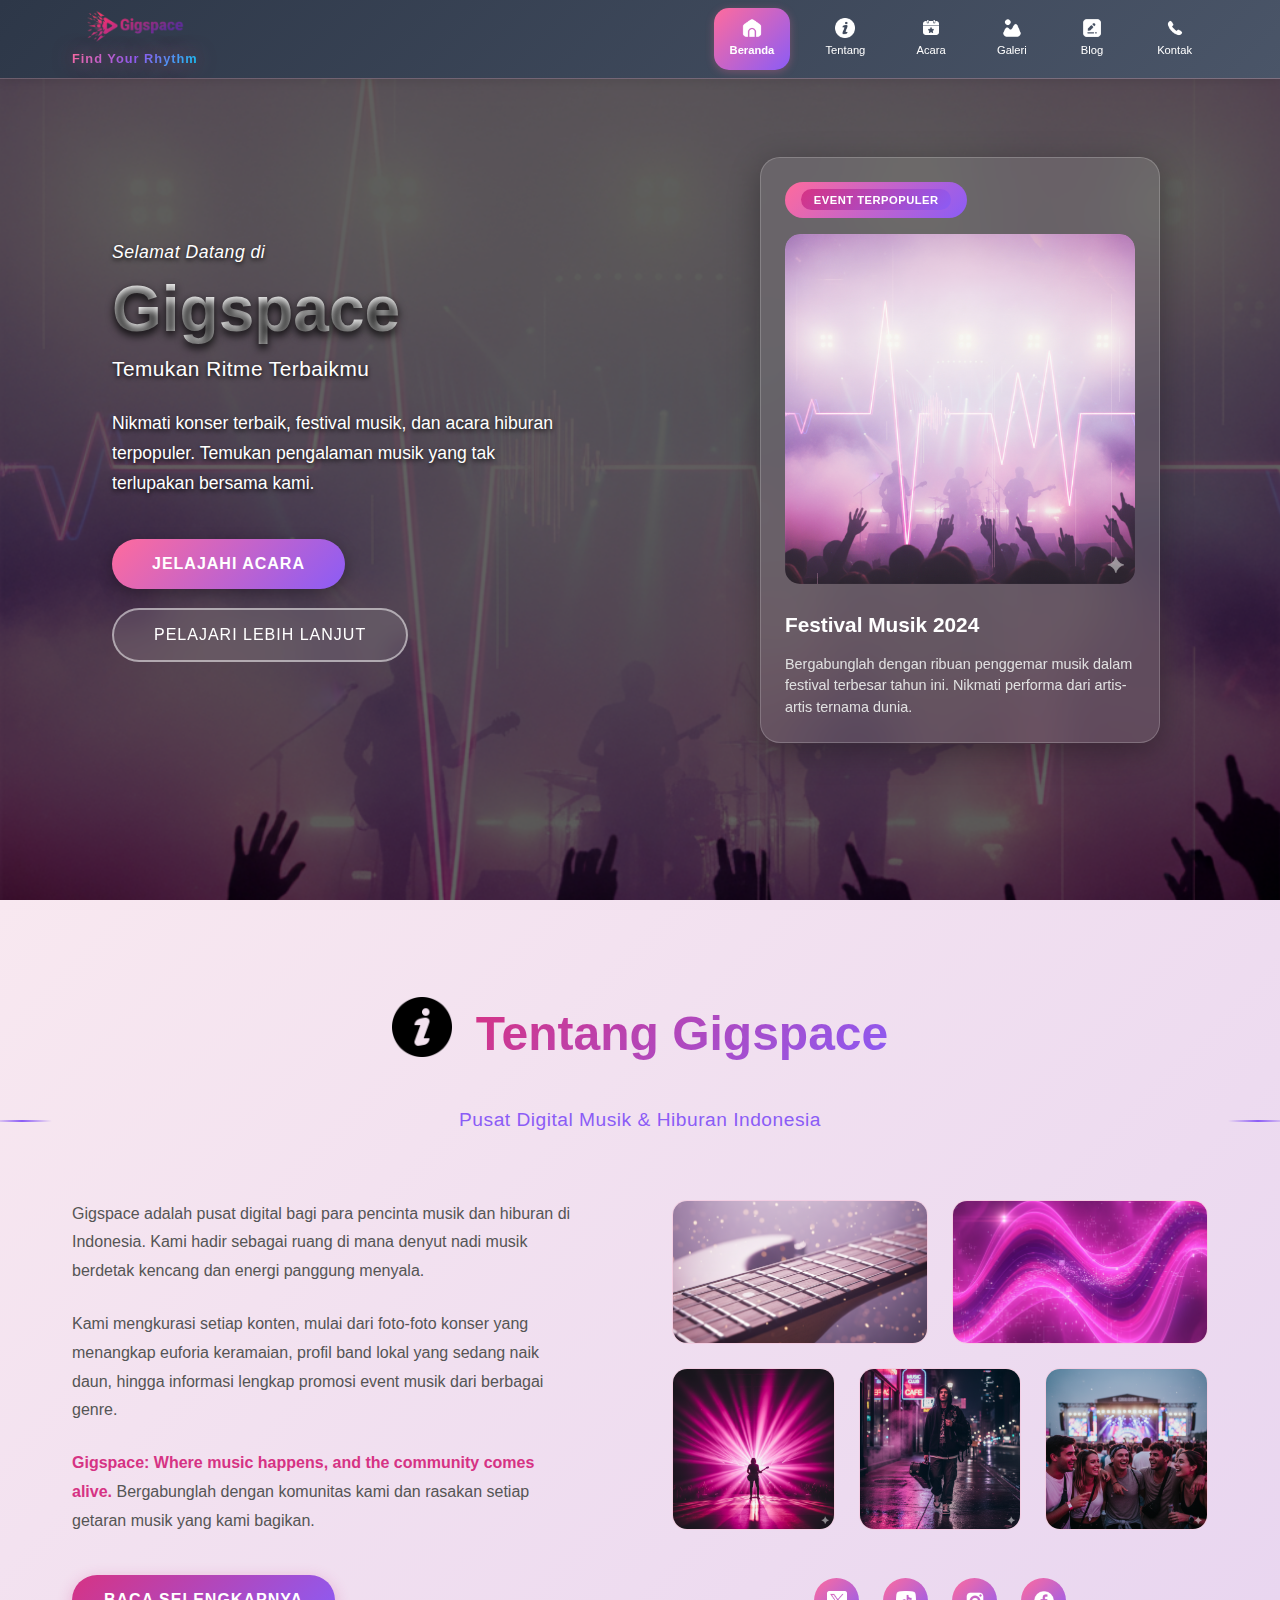
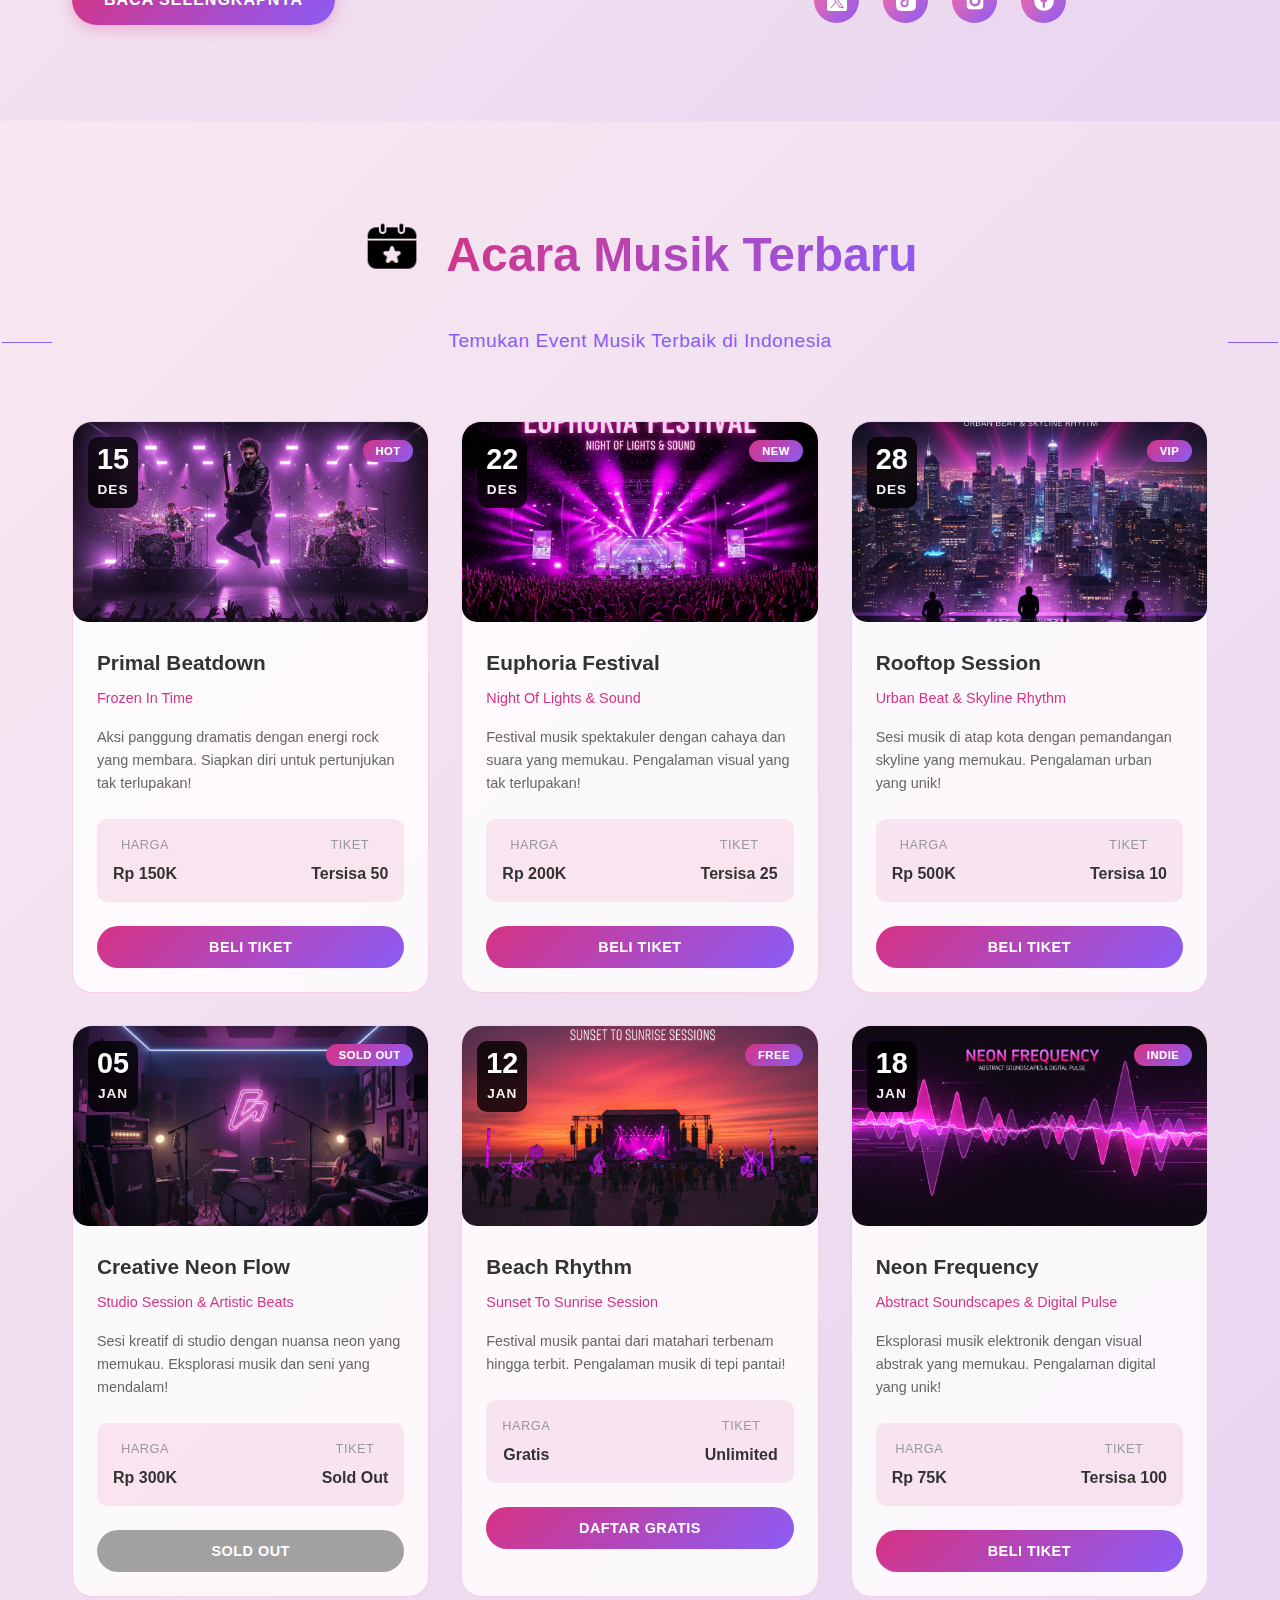
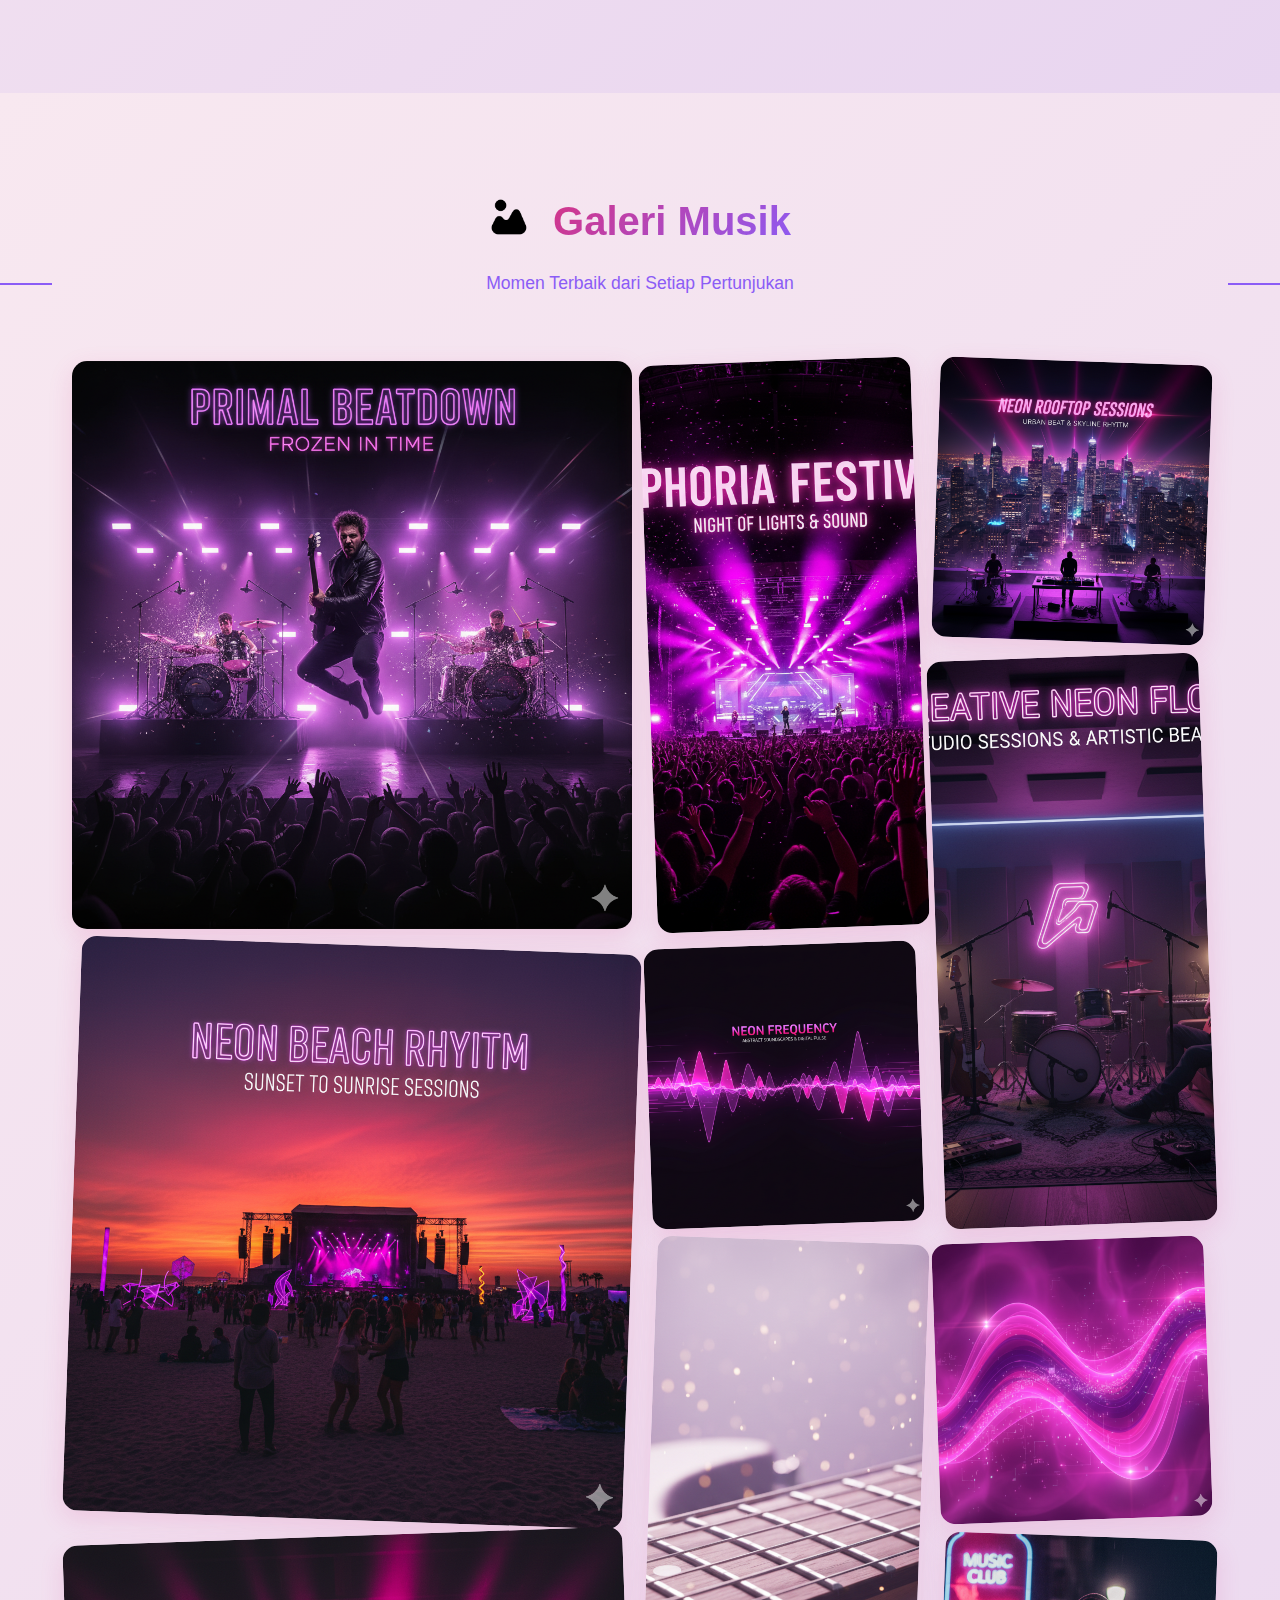
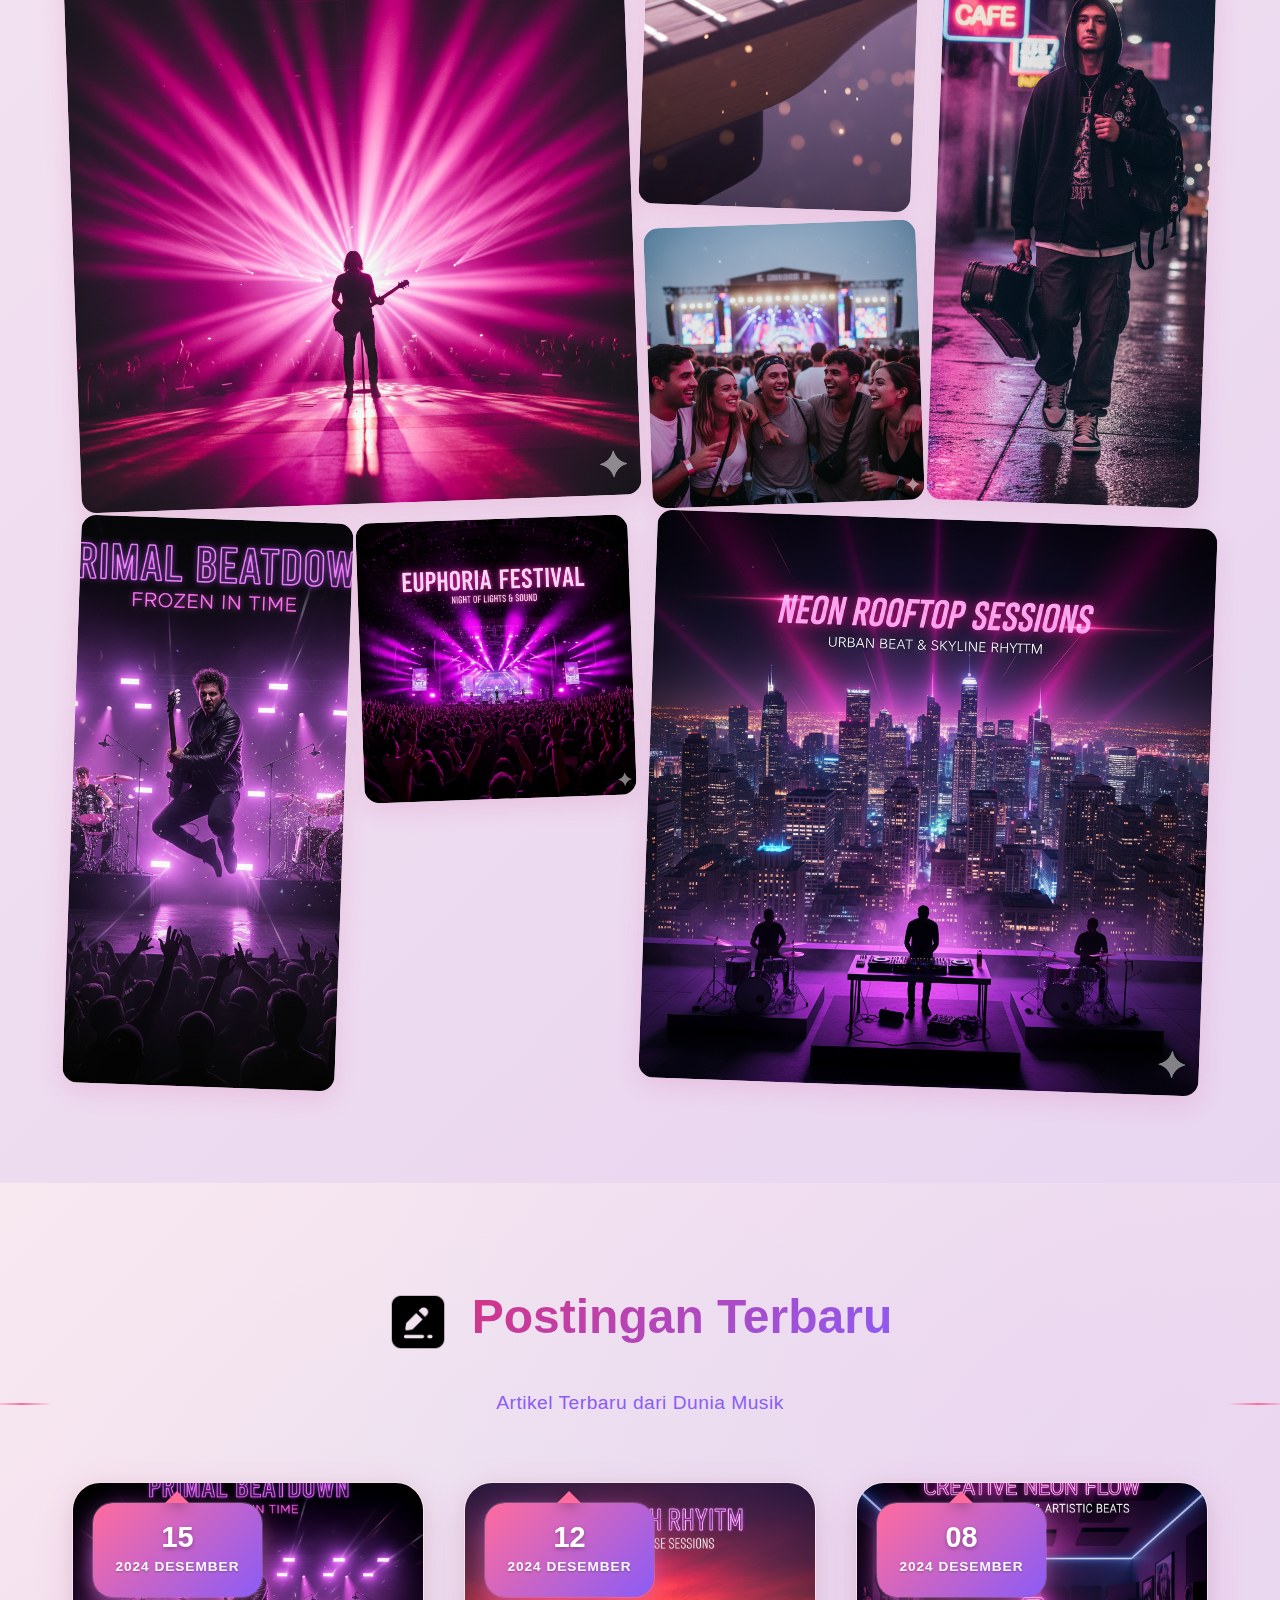
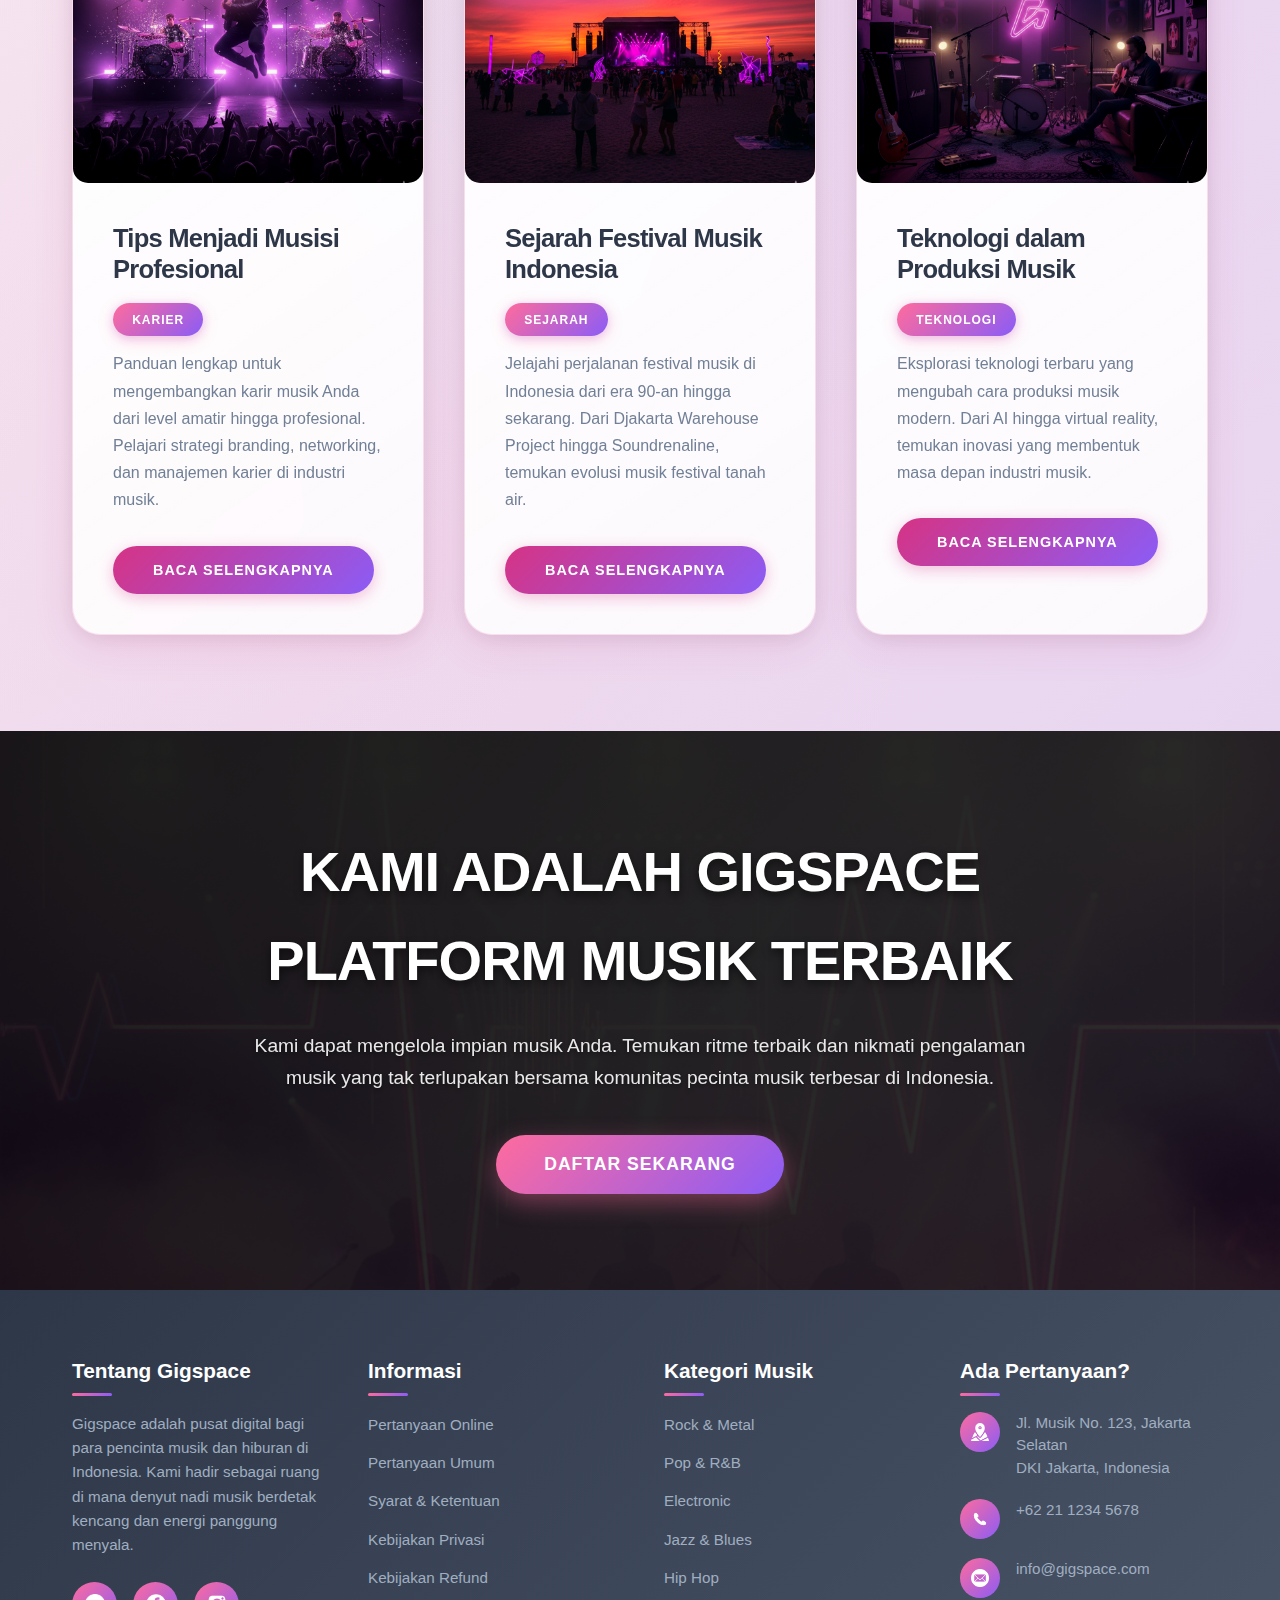
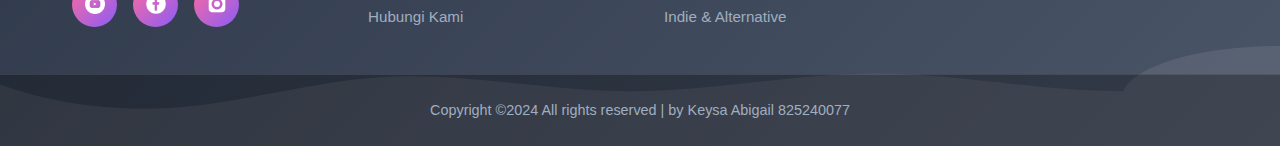
<file: index.html>
<!DOCTYPE html>
<html lang="id">
<head>
    <meta charset="UTF-8">
    <meta name="viewport" content="width=device-width, initial-scale=1.0">
    <title>Gigspace - Find Your Rhythm</title>
    <link rel="stylesheet" href="css/style.css">
</head>
<body>
    <header class="header">
        <nav class="navbar">
            <div class="nav-container">
                <div class="nav-logo">
                    <img src="img/Logo.png" alt="Gigspace Logo" class="logo-img">
                    <p class="logo-tagline">Find Your Rhythm</p>
                </div>
                <ul class="nav-menu">
                    <li class="nav-item">
                        <a href="#home" class="nav-link active">
                            <img src="img/Home.png" alt="Beranda" class="nav-icon">
                            <span>Beranda</span>
                        </a>
                    </li>
                    <li class="nav-item">
                        <a href="#about" class="nav-link">
                            <img src="img/About.png" alt="Tentang" class="nav-icon">
                            <span>Tentang</span>
                        </a>
                    </li>
                    <li class="nav-item">
                        <a href="#events" class="nav-link">
                            <img src="img/Event.png" alt="Acara" class="nav-icon">
                            <span>Acara</span>
                        </a>
                    </li>
                    <li class="nav-item">
                        <a href="#gallery" class="nav-link">
                            <img src="img/Gallery.png" alt="Galeri" class="nav-icon">
                            <span>Galeri</span>
                        </a>
                    </li>
                    <li class="nav-item">
                        <a href="#blog" class="nav-link">
                            <img src="img/Blogs.png" alt="Blog" class="nav-icon">
                            <span>Blog</span>
                        </a>
                    </li>
                    <li class="nav-item">
                        <a href="page/contact.html" class="nav-link">
                            <img src="img/Contact.png" alt="Kontak" class="nav-icon">
                            <span>Kontak</span>
                        </a>
                    </li>
                </ul>
            </div>
        </nav>
    </header>

    <main>
        <section class="hero" id="home">
            <div class="hero-background">
                <img src="img/Hero Bg.png" alt="Background Konser" class="hero-bg-img">
            </div>
            <div class="hero-content">
                <div class="hero-text">
                    <p class="hero-welcome">Selamat Datang di</p>
                    <h1 class="hero-title">Gigspace</h1>
                    <p class="hero-tagline">Temukan Ritme Terbaikmu</p>
                    <p class="hero-description">Nikmati konser terbaik, festival musik, dan acara hiburan terpopuler. Temukan pengalaman musik yang tak terlupakan bersama kami.</p>
                    <div class="hero-buttons">
                        <button class="btn-primary">Jelajahi Acara</button>
                        <button class="btn-secondary">Pelajari Lebih Lanjut</button>
                    </div>
                </div>
            </div>
            <div class="hero-right">
                <div class="hero-card">
                    <div class="hero-badge">
                        <span class="badge-text">Event Terpopuler</span>
                    </div>
                    <div class="hero-image">
                        <img src="img/Hero Bg.png" alt="Konser Musik" class="card-img">
                        <div class="image-overlay">
                            <div class="play-button">
                                <span class="play-icon">▶</span>
                            </div>
                        </div>
                    </div>
                    <div class="card-content">
                        <h3 class="card-title">Festival Musik 2024</h3>
                        <p class="card-description">Bergabunglah dengan ribuan penggemar musik dalam festival terbesar tahun ini. Nikmati performa dari artis-artis ternama dunia.</p>
                    </div>
                </div>
            </div>
        </section>

        <section class="about" id="about">
            <div class="container">
                <div class="about-header">
                    <div class="about-header-content">
                        <div class="about-icon">
                            <img src="img/About.png" alt="About Icon" class="icon-img">
                        </div>
                        <h2 class="about-title">Tentang Gigspace</h2>
                    </div>
                    <p class="about-tagline">Pusat Digital Musik & Hiburan Indonesia</p>
                </div>

                <div class="about-content">
                    <div class="about-text">
                        <p class="about-description">
                            Gigspace adalah pusat digital bagi para pencinta musik dan hiburan di Indonesia. Kami hadir sebagai ruang di mana denyut nadi musik berdetak kencang dan energi panggung menyala.
                        </p>
                        <p class="about-description">
                            Kami mengkurasi setiap konten, mulai dari foto-foto konser yang menangkap euforia keramaian, profil band lokal yang sedang naik daun, hingga informasi lengkap promosi event musik dari berbagai genre.
                        </p>
                        <p class="about-description">
                            <strong>Gigspace: Where music happens, and the community comes alive.</strong> Bergabunglah dengan komunitas kami dan rasakan setiap getaran musik yang kami bagikan.
                        </p>
                        <button class="btn-read-more">Baca Selengkapnya</button>
                    </div>

                    <div class="about-grid">
                        <div class="grid-row-1">
                            <div class="grid-item-horizontal">
                                <img src="img/fretboard gitar.png" alt="Fretboard Gitar" class="grid-image">
                            </div>
                            <div class="grid-item-horizontal">
                                <img src="img/gelombang suara.png" alt="Gelombang Suara" class="grid-image">
                            </div>
                        </div>
                        <div class="grid-row-2">
                            <div class="grid-item-square">
                                <img src="img/gitaris atau vokalis.png" alt="Gitaris atau Vokalis" class="grid-image">
                            </div>
                            <div class="grid-item-square">
                                <img src="img/penggemar musik.png" alt="Penggemar Musik" class="grid-image">
                            </div>
                            <div class="grid-item-square">
                                <img src="img/penonton festival.png" alt="Penonton Festival" class="grid-image">
                            </div>
                        </div>
                        
                        <div class="about-social">
                            <a href="#" class="social-link">
                                <img src="img/twitter.png" alt="Twitter" class="social-icon">
                            </a>
                            <a href="#" class="social-link">
                                <img src="img/tiktok.png" alt="TikTok" class="social-icon">
                            </a>
                            <a href="#" class="social-link">
                                <img src="img/Instagram.png" alt="Instagram" class="social-icon">
                            </a>
                            <a href="#" class="social-link">
                                <img src="img/Facebook.png" alt="Facebook" class="social-icon">
                            </a>
                        </div>
                    </div>
                </div>
            </div>
        </section>

        <section class="events" id="events">
            <div class="container">
                <div class="events-header">
                    <div class="events-header-content">
                        <div class="events-icon">
                            <img src="img/Event.png" alt="Events Icon" class="icon-img">
                        </div>
                        <h2 class="events-title">Acara Musik Terbaru</h2>
                    </div>
                    <p class="events-tagline">Temukan Event Musik Terbaik di Indonesia</p>
                </div>

                <div class="events-grid">
                    <div class="event-card">
                        <div class="event-image">
                            <img src="img/Aksi Panggung Dramatis.png" alt="Primal Beatdown" class="card-img">
                            <div class="event-badge">
                                <span class="badge-text">HOT</span>
                            </div>
                            <div class="event-overlay">
                                <div class="event-date">
                                    <span class="date-day">15</span>
                                    <span class="date-month">DES</span>
                                </div>
                            </div>
                        </div>
                        <div class="event-content">
                            <h3 class="event-title">Primal Beatdown</h3>
                            <p class="event-location">Frozen In Time</p>
                            <p class="event-description">Aksi panggung dramatis dengan energi rock yang membara. Siapkan diri untuk pertunjukan tak terlupakan!</p>
                            <div class="event-info">
                                <div class="info-item">
                                    <span class="info-label">Harga</span>
                                    <span class="info-value">Rp 150K</span>
                                </div>
                                <div class="info-item">
                                    <span class="info-label">Tiket</span>
                                    <span class="info-value">Tersisa 50</span>
                                </div>
                            </div>
                            <button class="btn-event">Beli Tiket</button>
                        </div>
                    </div>

                    <div class="event-card">
                        <div class="event-image">
                            <img src="img/Full Panggung & Keramaian.png" alt="Euphoria Festival" class="card-img">
                            <div class="event-badge">
                                <span class="badge-text">NEW</span>
                            </div>
                            <div class="event-overlay">
                                <div class="event-date">
                                    <span class="date-day">22</span>
                                    <span class="date-month">DES</span>
                                </div>
                            </div>
                        </div>
                        <div class="event-content">
                            <h3 class="event-title">Euphoria Festival</h3>
                            <p class="event-location">Night Of Lights & Sound</p>
                            <p class="event-description">Festival musik spektakuler dengan cahaya dan suara yang memukau. Pengalaman visual yang tak terlupakan!</p>
                            <div class="event-info">
                                <div class="info-item">
                                    <span class="info-label">Harga</span>
                                    <span class="info-value">Rp 200K</span>
                                </div>
                                <div class="info-item">
                                    <span class="info-label">Tiket</span>
                                    <span class="info-value">Tersisa 25</span>
                                </div>
                            </div>
                            <button class="btn-event">Beli Tiket</button>
                        </div>
                    </div>

                    <div class="event-card">
                        <div class="event-image">
                            <img src="img/Latar Belakang Kota Malam.png" alt="Rooftop Session" class="card-img">
                            <div class="event-badge">
                                <span class="badge-text">VIP</span>
                            </div>
                            <div class="event-overlay">
                                <div class="event-date">
                                    <span class="date-day">28</span>
                                    <span class="date-month">DES</span>
                                </div>
                            </div>
                        </div>
                        <div class="event-content">
                            <h3 class="event-title">Rooftop Session</h3>
                            <p class="event-location">Urban Beat & Skyline Rhythm</p>
                            <p class="event-description">Sesi musik di atap kota dengan pemandangan skyline yang memukau. Pengalaman urban yang unik!</p>
                            <div class="event-info">
                                <div class="info-item">
                                    <span class="info-label">Harga</span>
                                    <span class="info-value">Rp 500K</span>
                                </div>
                                <div class="info-item">
                                    <span class="info-label">Tiket</span>
                                    <span class="info-value">Tersisa 10</span>
                                </div>
                            </div>
                            <button class="btn-event">Beli Tiket</button>
                        </div>
                    </div>

                    <div class="event-card">
                        <div class="event-image">
                            <img src="img/Latar Belakang Studio & Kreatif.png" alt="Creative Neon Flow" class="card-img">
                            <div class="event-badge">
                                <span class="badge-text">SOLD OUT</span>
                            </div>
                            <div class="event-overlay">
                                <div class="event-date">
                                    <span class="date-day">05</span>
                                    <span class="date-month">JAN</span>
                                </div>
                            </div>
                        </div>
                        <div class="event-content">
                            <h3 class="event-title">Creative Neon Flow</h3>
                            <p class="event-location">Studio Session & Artistic Beats</p>
                            <p class="event-description">Sesi kreatif di studio dengan nuansa neon yang memukau. Eksplorasi musik dan seni yang mendalam!</p>
                            <div class="event-info">
                                <div class="info-item">
                                    <span class="info-label">Harga</span>
                                    <span class="info-value">Rp 300K</span>
                                </div>
                                <div class="info-item">
                                    <span class="info-label">Tiket</span>
                                    <span class="info-value">Sold Out</span>
                                </div>
                            </div>
                            <button class="btn-event disabled">Sold Out</button>
                        </div>
                    </div>

                    <div class="event-card">
                        <div class="event-image">
                            <img src="img/Outdoor Festival.png" alt="Beach Rhythm" class="card-img">
                            <div class="event-badge">
                                <span class="badge-text">FREE</span>
                            </div>
                            <div class="event-overlay">
                                <div class="event-date">
                                    <span class="date-day">12</span>
                                    <span class="date-month">JAN</span>
                                </div>
                            </div>
                        </div>
                        <div class="event-content">
                            <h3 class="event-title">Beach Rhythm</h3>
                            <p class="event-location">Sunset To Sunrise Session</p>
                            <p class="event-description">Festival musik pantai dari matahari terbenam hingga terbit. Pengalaman musik di tepi pantai!</p>
                            <div class="event-info">
                                <div class="info-item">
                                    <span class="info-label">Harga</span>
                                    <span class="info-value">Gratis</span>
                                </div>
                                <div class="info-item">
                                    <span class="info-label">Tiket</span>
                                    <span class="info-value">Unlimited</span>
                                </div>
                            </div>
                            <button class="btn-event">Daftar Gratis</button>
                        </div>
                    </div>

                    <div class="event-card">
                        <div class="event-image">
                            <img src="img/Visual Abstrak & Simbolis.png" alt="Neon Frequency" class="card-img">
                            <div class="event-badge">
                                <span class="badge-text">INDIE</span>
                            </div>
                            <div class="event-overlay">
                                <div class="event-date">
                                    <span class="date-day">18</span>
                                    <span class="date-month">JAN</span>
                                </div>
                            </div>
                        </div>
                        <div class="event-content">
                            <h3 class="event-title">Neon Frequency</h3>
                            <p class="event-location">Abstract Soundscapes & Digital Pulse</p>
                            <p class="event-description">Eksplorasi musik elektronik dengan visual abstrak yang memukau. Pengalaman digital yang unik!</p>
                            <div class="event-info">
                                <div class="info-item">
                                    <span class="info-label">Harga</span>
                                    <span class="info-value">Rp 75K</span>
                                </div>
                                <div class="info-item">
                                    <span class="info-label">Tiket</span>
                                    <span class="info-value">Tersisa 100</span>
                                </div>
                            </div>
                            <button class="btn-event">Beli Tiket</button>
                        </div>
                    </div>
                </div>
            </div>
        </section>

        <section class="gallery" id="gallery">
            <div class="container">
                <div class="gallery-header">
                    <div class="gallery-header-content">
                        <div class="gallery-icon">
                            <img src="img/Gallery.png" alt="Gallery Icon" class="icon-img">
                        </div>
                        <h2 class="gallery-title">Galeri Musik</h2>
                    </div>
                    <p class="gallery-tagline">Momen Terbaik dari Setiap Pertunjukan</p>
                </div>

                <div class="gallery-grid">
                    <div class="gallery-item large">
                        <img src="img/Aksi Panggung Dramatis.png" alt="Aksi Panggung Dramatis" class="gallery-img">
                        <div class="gallery-overlay">
                            <div class="gallery-info">
                                <h3 class="gallery-item-title">Primal Beatdown</h3>
                                <p class="gallery-item-desc">Aksi panggung yang memukau</p>
                            </div>
                        </div>
                    </div>

                    <div class="gallery-item medium rotate-left">
                        <img src="img/Full Panggung & Keramaian.png" alt="Full Panggung & Keramaian" class="gallery-img">
                        <div class="gallery-overlay">
                            <div class="gallery-info">
                                <h3 class="gallery-item-title">Euphoria Festival</h3>
                                <p class="gallery-item-desc">Cahaya dan suara spektakuler</p>
                            </div>
                        </div>
                    </div>

                    <div class="gallery-item small rotate-right">
                        <img src="img/Latar Belakang Kota Malam.png" alt="Latar Belakang Kota Malam" class="gallery-img">
                        <div class="gallery-overlay">
                            <div class="gallery-info">
                                <h3 class="gallery-item-title">Rooftop Session</h3>
                                <p class="gallery-item-desc">Urban vibes</p>
                            </div>
                        </div>
                    </div>

                    <div class="gallery-item medium rotate-left">
                        <img src="img/Latar Belakang Studio & Kreatif.png" alt="Latar Belakang Studio & Kreatif" class="gallery-img">
                        <div class="gallery-overlay">
                            <div class="gallery-info">
                                <h3 class="gallery-item-title">Creative Neon Flow</h3>
                                <p class="gallery-item-desc">Studio kreatif</p>
                            </div>
                        </div>
                    </div>

                    <div class="gallery-item large rotate-right">
                        <img src="img/Outdoor Festival.png" alt="Outdoor Festival" class="gallery-img">
                        <div class="gallery-overlay">
                            <div class="gallery-info">
                                <h3 class="gallery-item-title">Beach Rhythm</h3>
                                <p class="gallery-item-desc">Festival pantai spektakuler</p>
                            </div>
                        </div>
                    </div>

                    <div class="gallery-item small rotate-left">
                        <img src="img/Visual Abstrak & Simbolis.png" alt="Visual Abstrak & Simbolis" class="gallery-img">
                        <div class="gallery-overlay">
                            <div class="gallery-info">
                                <h3 class="gallery-item-title">Neon Frequency</h3>
                                <p class="gallery-item-desc">Visual abstrak</p>
                            </div>
                        </div>
                    </div>

                    <div class="gallery-item medium rotate-right">
                        <img src="img/fretboard gitar.png" alt="Fretboard Gitar" class="gallery-img">
                        <div class="gallery-overlay">
                            <div class="gallery-info">
                                <h3 class="gallery-item-title">Instrumental</h3>
                                <p class="gallery-item-desc">Detail instrumen</p>
                            </div>
                        </div>
                    </div>

                    <div class="gallery-item small rotate-left">
                        <img src="img/gelombang suara.png" alt="Gelombang Suara" class="gallery-img">
                        <div class="gallery-overlay">
                            <div class="gallery-info">
                                <h3 class="gallery-item-title">Sound Waves</h3>
                                <p class="gallery-item-desc">Gelombang suara</p>
                            </div>
                        </div>
                    </div>

                    <div class="gallery-item large rotate-left">
                        <img src="img/gitaris atau vokalis.png" alt="Gitaris atau Vokalis" class="gallery-img">
                        <div class="gallery-overlay">
                            <div class="gallery-info">
                                <h3 class="gallery-item-title">Musisi</h3>
                                <p class="gallery-item-desc">Momen musisi di panggung</p>
                            </div>
                        </div>
                    </div>

                    <div class="gallery-item medium rotate-right">
                        <img src="img/penggemar musik.png" alt="Penggemar Musik" class="gallery-img">
                        <div class="gallery-overlay">
                            <div class="gallery-info">
                                <h3 class="gallery-item-title">Penggemar</h3>
                                <p class="gallery-item-desc">Antusiasme penonton</p>
                            </div>
                        </div>
                    </div>

                    <div class="gallery-item small rotate-left">
                        <img src="img/penonton festival.png" alt="Penonton Festival" class="gallery-img">
                        <div class="gallery-overlay">
                            <div class="gallery-info">
                                <h3 class="gallery-item-title">Festival</h3>
                                <p class="gallery-item-desc">Keramaian festival</p>
                            </div>
                        </div>
                    </div>

                    <div class="gallery-item medium rotate-right">
                        <img src="img/Aksi Panggung Dramatis.png" alt="Aksi Panggung Dramatis" class="gallery-img">
                        <div class="gallery-overlay">
                            <div class="gallery-info">
                                <h3 class="gallery-item-title">Dramatis</h3>
                                <p class="gallery-item-desc">Aksi panggung epik</p>
                            </div>
                        </div>
                    </div>

                    <div class="gallery-item small rotate-left">
                        <img src="img/Full Panggung & Keramaian.png" alt="Full Panggung & Keramaian" class="gallery-img">
                        <div class="gallery-overlay">
                            <div class="gallery-info">
                                <h3 class="gallery-item-title">Panggung</h3>
                                <p class="gallery-item-desc">Panggung penuh energi</p>
                            </div>
                        </div>
                    </div>

                    <div class="gallery-item large rotate-right">
                        <img src="img/Latar Belakang Kota Malam.png" alt="Latar Belakang Kota Malam" class="gallery-img">
                        <div class="gallery-overlay">
                            <div class="gallery-info">
                                <h3 class="gallery-item-title">Urban Night</h3>
                                <p class="gallery-item-desc">Konser malam kota</p>
                            </div>
                        </div>
                    </div>
                </div>
            </div>
        </section>

        <section class="blog" id="blog">
            <div class="container">
                <div class="blog-header">
                    <div class="blog-header-content">
                        <div class="blog-icon">
                            <img src="img/Blogs.png" alt="Blog Icon" class="icon-img">
                        </div>
                        <h2 class="blog-title">Postingan Terbaru</h2>
                    </div>
                    <p class="blog-tagline">Artikel Terbaru dari Dunia Musik</p>
                </div>

                <div class="blog-grid">
                    <div class="blog-card">
                        <div class="blog-image">
                            <img src="img/Aksi Panggung Dramatis.png" alt="Tips Menjadi Musisi Profesional" class="card-img">
                            <div class="blog-date-overlay">
                                <div class="date-content">
                                    <span class="date-day">15</span>
                                    <span class="date-month">2024 Desember</span>
                                </div>
                            </div>
                        </div>
                        <div class="blog-content">
                            <h3 class="blog-card-title">Tips Menjadi Musisi Profesional</h3>
                            <div class="blog-category">
                                <span class="category-text">Karier</span>
                            </div>
                            <p class="blog-card-description">Panduan lengkap untuk mengembangkan karir musik Anda dari level amatir hingga profesional. Pelajari strategi branding, networking, dan manajemen karier di industri musik.</p>
                            <button class="btn-blog">Baca Selengkapnya</button>
                        </div>
                    </div>

                    <div class="blog-card">
                        <div class="blog-image">
                            <img src="img/Outdoor Festival.png" alt="Sejarah Festival Musik Indonesia" class="card-img">
                            <div class="blog-date-overlay">
                                <div class="date-content">
                                    <span class="date-day">12</span>
                                    <span class="date-month">2024 Desember</span>
                                </div>
                            </div>
                        </div>
                        <div class="blog-content">
                            <h3 class="blog-card-title">Sejarah Festival Musik Indonesia</h3>
                            <div class="blog-category">
                                <span class="category-text">Sejarah</span>
                            </div>
                            <p class="blog-card-description">Jelajahi perjalanan festival musik di Indonesia dari era 90-an hingga sekarang. Dari Djakarta Warehouse Project hingga Soundrenaline, temukan evolusi musik festival tanah air.</p>
                            <button class="btn-blog">Baca Selengkapnya</button>
                        </div>
                    </div>

                    <div class="blog-card">
                        <div class="blog-image">
                            <img src="img/Latar Belakang Studio & Kreatif.png" alt="Teknologi dalam Produksi Musik" class="card-img">
                            <div class="blog-date-overlay">
                                <div class="date-content">
                                    <span class="date-day">08</span>
                                    <span class="date-month">2024 Desember</span>
                                </div>
                            </div>
                        </div>
                        <div class="blog-content">
                            <h3 class="blog-card-title">Teknologi dalam Produksi Musik</h3>
                            <div class="blog-category">
                                <span class="category-text">Teknologi</span>
                            </div>
                            <p class="blog-card-description">Eksplorasi teknologi terbaru yang mengubah cara produksi musik modern. Dari AI hingga virtual reality, temukan inovasi yang membentuk masa depan industri musik.</p>
                            <button class="btn-blog">Baca Selengkapnya</button>
                        </div>
                    </div>

                </div>
            </div>
        </section>

        <!-- CTA Section -->
        <section class="cta-section">
            <div class="cta-background">
                <img src="img/Hero Bg.png" alt="Background CTA" class="cta-bg-img">
                <div class="cta-overlay"></div>
            </div>
            <div class="container">
                <div class="cta-content">
                    <h2 class="cta-title">KAMI ADALAH GIGSPACE PLATFORM MUSIK TERBAIK</h2>
                    <p class="cta-description">Kami dapat mengelola impian musik Anda. Temukan ritme terbaik dan nikmati pengalaman musik yang tak terlupakan bersama komunitas pecinta musik terbesar di Indonesia.</p>
                    <button class="btn-cta">Daftar Sekarang</button>
                </div>
            </div>
        </section>

    </main>

    <!-- Footer -->
    <footer class="footer">
        <div class="container">
            <div class="footer-content">
                <div class="footer-column">
                    <h3 class="footer-title">Tentang Gigspace</h3>
                    <p class="footer-description">Gigspace adalah pusat digital bagi para pencinta musik dan hiburan di Indonesia. Kami hadir sebagai ruang di mana denyut nadi musik berdetak kencang dan energi panggung menyala.</p>
                    <div class="footer-social">
                        <a href="#" class="social-link">
                            <img src="img/youtube.png" alt="YouTube" class="social-icon">
                        </a>
                        <a href="#" class="social-link">
                            <img src="img/Facebook.png" alt="Facebook" class="social-icon">
                        </a>
                        <a href="#" class="social-link">
                            <img src="img/Instagram.png" alt="Instagram" class="social-icon">
                        </a>
                    </div>
                </div>

                <div class="footer-column">
                    <h3 class="footer-title">Informasi</h3>
                    <ul class="footer-links">
                        <li><a href="#" class="footer-link">Pertanyaan Online</a></li>
                        <li><a href="#" class="footer-link">Pertanyaan Umum</a></li>
                        <li><a href="#" class="footer-link">Syarat & Ketentuan</a></li>
                        <li><a href="#" class="footer-link">Kebijakan Privasi</a></li>
                        <li><a href="#" class="footer-link">Kebijakan Refund</a></li>
                        <li><a href="page/contact.html" class="footer-link">Hubungi Kami</a></li>
                    </ul>
                </div>

                <div class="footer-column">
                    <h3 class="footer-title">Kategori Musik</h3>
                    <ul class="footer-links">
                        <li><a href="#" class="footer-link">Rock & Metal</a></li>
                        <li><a href="#" class="footer-link">Pop & R&B</a></li>
                        <li><a href="#" class="footer-link">Electronic</a></li>
                        <li><a href="#" class="footer-link">Jazz & Blues</a></li>
                        <li><a href="#" class="footer-link">Hip Hop</a></li>
                        <li><a href="#" class="footer-link">Indie & Alternative</a></li>
                    </ul>
                </div>

                <div class="footer-column">
                    <h3 class="footer-title">Ada Pertanyaan?</h3>
                    <div class="footer-contact">
                        <div class="contact-item">
                            <div class="contact-icon">
                                <img src="img/map.png" alt="Location" class="icon">
                            </div>
                            <div class="contact-info">
                                <p>Jl. Musik No. 123, Jakarta Selatan<br>DKI Jakarta, Indonesia</p>
                            </div>
                        </div>
                        <div class="contact-item">
                            <div class="contact-icon">
                                <img src="img/Contact.png" alt="Phone" class="icon">
                            </div>
                            <div class="contact-info">
                                <p>+62 21 1234 5678</p>
                            </div>
                        </div>
                        <div class="contact-item">
                            <div class="contact-icon">
                                <img src="img/email.png" alt="Email" class="icon">
                            </div>
                            <div class="contact-info">
                                <p>info@gigspace.com</p>
                            </div>
                        </div>
                    </div>
                </div>
            </div>
        </div>
        <div class="footer-bottom">
            <div class="container">
                <p class="copyright">Copyright ©2024 All rights reserved |  by Keysa Abigail 825240077</p>
            </div>
        </div>
    </footer>
</body>
</html>
</file>
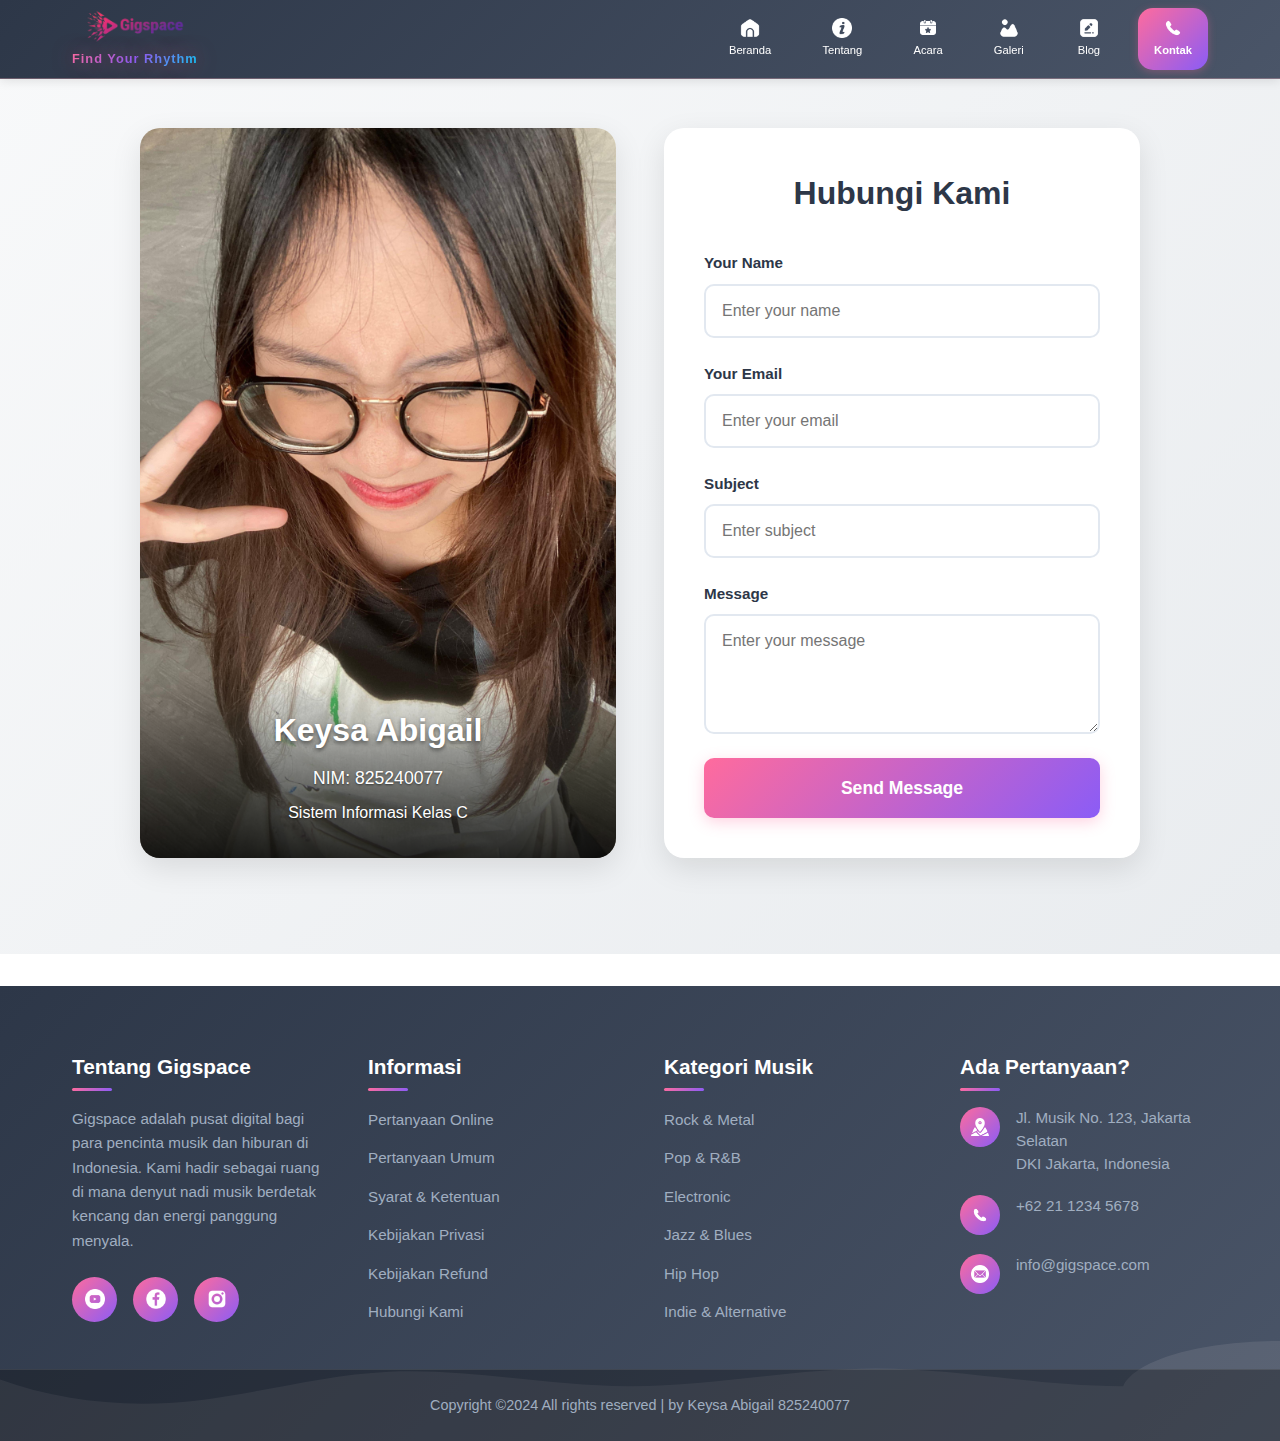
<file: page/contact.html>
<!DOCTYPE html>
<html lang="id">
<head>
    <meta charset="UTF-8">
    <meta name="viewport" content="width=device-width, initial-scale=1.0">
    <title>Kontak - Gigspace</title>
    <link rel="stylesheet" href="../css/style.css">
</head>
<body>
    <header class="header">
        <nav class="navbar">
            <div class="nav-container">
                <div class="nav-logo">
                    <img src="../img/Logo.png" alt="Gigspace Logo" class="logo-img">
                    <p class="logo-tagline">Find Your Rhythm</p>
                </div>
                <ul class="nav-menu">
                    <li class="nav-item">
                        <a href="../index.html" class="nav-link">
                            <img src="../img/Home.png" alt="Beranda" class="nav-icon">
                            <span>Beranda</span>
                        </a>
                    </li>
                    <li class="nav-item">
                        <a href="../index.html#about" class="nav-link">
                            <img src="../img/About.png" alt="Tentang" class="nav-icon">
                            <span>Tentang</span>
                        </a>
                    </li>
                    <li class="nav-item">
                        <a href="../index.html#events" class="nav-link">
                            <img src="../img/Event.png" alt="Acara" class="nav-icon">
                            <span>Acara</span>
                        </a>
                    </li>
                    <li class="nav-item">
                        <a href="../index.html#gallery" class="nav-link">
                            <img src="../img/Gallery.png" alt="Galeri" class="nav-icon">
                            <span>Galeri</span>
                        </a>
                    </li>
                    <li class="nav-item">
                        <a href="../index.html#blog" class="nav-link">
                            <img src="../img/Blogs.png" alt="Blog" class="nav-icon">
                            <span>Blog</span>
                        </a>
                    </li>
                    <li class="nav-item">
                        <a href="contact.html" class="nav-link active">
                            <img src="../img/Contact.png" alt="Kontak" class="nav-icon">
                            <span>Kontak</span>
                        </a>
                    </li>
                </ul>
            </div>
        </nav>
    </header>

    <main>
        <!-- Contact Section -->
        <section class="contact-section">
            <div class="container">
                <div class="contact-wrapper">
                    <!-- Profile Card -->
                    <div class="profile-card">
                        <div class="profile-image">
                            <img src="../img/keysa.jpg" alt="Keysa Abigail" class="profile-img">
                            <div class="profile-overlay">
                                <div class="profile-info">
                                    <h2 class="profile-name">Keysa Abigail</h2>
                                    <p class="profile-nim">NIM: 825240077</p>
                                    <p class="profile-class">Sistem Informasi Kelas C</p>
                                </div>
                            </div>
                        </div>
                    </div>

                    <!-- Contact Form -->
                    <div class="contact-form-card">
                        <h2 class="form-title">Hubungi Kami</h2>
                        <form class="contact-form">
                            <div class="form-group">
                                <label for="name" class="form-label">Your Name</label>
                                <input type="text" id="name" name="name" class="form-input" placeholder="Enter your name">
                            </div>
                            
                            <div class="form-group">
                                <label for="email" class="form-label">Your Email</label>
                                <input type="email" id="email" name="email" class="form-input" placeholder="Enter your email">
                            </div>
                            
                            <div class="form-group">
                                <label for="subject" class="form-label">Subject</label>
                                <input type="text" id="subject" name="subject" class="form-input" placeholder="Enter subject">
                            </div>
                            
                            <div class="form-group">
                                <label for="message" class="form-label">Message</label>
                                <textarea id="message" name="message" class="form-textarea" placeholder="Enter your message"></textarea>
                            </div>
                            
                            <button type="submit" class="btn-send">Send Message</button>
                        </form>
                    </div>
                </div>
            </div>
        </section>
    </main>

    <!-- Footer -->
    <footer class="footer">
        <div class="container">
            <div class="footer-content">
                <div class="footer-column">
                    <h3 class="footer-title">Tentang Gigspace</h3>
                    <p class="footer-description">Gigspace adalah pusat digital bagi para pencinta musik dan hiburan di Indonesia. Kami hadir sebagai ruang di mana denyut nadi musik berdetak kencang dan energi panggung menyala.</p>
                    <div class="footer-social">
                        <a href="#" class="social-link">
                            <img src="../img/youtube.png" alt="YouTube" class="social-icon">
                        </a>
                        <a href="#" class="social-link">
                            <img src="../img/Facebook.png" alt="Facebook" class="social-icon">
                        </a>
                        <a href="#" class="social-link">
                            <img src="../img/Instagram.png" alt="Instagram" class="social-icon">
                        </a>
                    </div>
                </div>

                <div class="footer-column">
                    <h3 class="footer-title">Informasi</h3>
                    <ul class="footer-links">
                        <li><a href="#" class="footer-link">Pertanyaan Online</a></li>
                        <li><a href="#" class="footer-link">Pertanyaan Umum</a></li>
                        <li><a href="#" class="footer-link">Syarat & Ketentuan</a></li>
                        <li><a href="#" class="footer-link">Kebijakan Privasi</a></li>
                        <li><a href="#" class="footer-link">Kebijakan Refund</a></li>
                        <li><a href="contact.html" class="footer-link">Hubungi Kami</a></li>
                    </ul>
                </div>

                <div class="footer-column">
                    <h3 class="footer-title">Kategori Musik</h3>
                    <ul class="footer-links">
                        <li><a href="#" class="footer-link">Rock & Metal</a></li>
                        <li><a href="#" class="footer-link">Pop & R&B</a></li>
                        <li><a href="#" class="footer-link">Electronic</a></li>
                        <li><a href="#" class="footer-link">Jazz & Blues</a></li>
                        <li><a href="#" class="footer-link">Hip Hop</a></li>
                        <li><a href="#" class="footer-link">Indie & Alternative</a></li>
                    </ul>
                </div>

                <div class="footer-column">
                    <h3 class="footer-title">Ada Pertanyaan?</h3>
                    <div class="footer-contact">
                        <div class="contact-item">
                            <div class="contact-icon">
                                <img src="../img/map.png" alt="Location" class="icon">
                            </div>
                            <div class="contact-info">
                                <p>Jl. Musik No. 123, Jakarta Selatan<br>DKI Jakarta, Indonesia</p>
                            </div>
                        </div>
                        <div class="contact-item">
                            <div class="contact-icon">
                                <img src="../img/Contact.png" alt="Phone" class="icon">
                            </div>
                            <div class="contact-info">
                                <p>+62 21 1234 5678</p>
                            </div>
                        </div>
                        <div class="contact-item">
                            <div class="contact-icon">
                                <img src="../img/email.png" alt="Email" class="icon">
                            </div>
                            <div class="contact-info">
                                <p>info@gigspace.com</p>
                            </div>
                        </div>
                    </div>
                </div>
            </div>
        </div>
        <div class="footer-bottom">
            <div class="container">
                <p class="copyright">Copyright ©2024 All rights reserved |  by Keysa Abigail 825240077</p>
            </div>
        </div>
    </footer>
</body>
</html>
</file>
<file: css/style.css>
* {
    margin: 0;
    padding: 0;
    box-sizing: border-box;
}

body {
    font-family: 'Arial', sans-serif;
    line-height: 1.6;
    color: #fff;
    overflow-x: hidden;
}

.header {
    position: fixed;
    top: 0;
    left: 0;
    width: 100%;
    background: linear-gradient(135deg, #2d3748, #4a5568);
    z-index: 1000;
    padding: 0.5rem 0;
    border-bottom: 1px solid rgba(255, 182, 193, 0.3);
    box-shadow: 0 2px 10px rgba(0, 0, 0, 0.1);
}

.navbar {
    width: 100%;
}

.nav-container {
    max-width: 1200px;
    margin: 0 auto;
    display: flex;
    justify-content: space-between;
    align-items: center;
    padding: 0 2rem;
}

.nav-logo {
    display: flex;
    flex-direction: column;
    align-items: center;
    gap: 0.3rem;
}

.logo-img {
    height: 35px;
    width: auto;
}

.logo-tagline {
    font-size: 0.8rem;
    background: linear-gradient(135deg, #ff6b9d, #8b5cf6, #00d4ff);
    -webkit-background-clip: text;
    -webkit-text-fill-color: transparent;
    background-clip: text;
    margin: 0;
    font-weight: 600;
    letter-spacing: 1px;
    text-shadow: 0 0 20px rgba(255, 107, 157, 0.5);
}

.nav-menu {
    display: flex;
    list-style: none;
    gap: 1.2rem;
}

.nav-link {
    color: #fff;
    text-decoration: none;
    font-weight: 400;
    font-size: 0.9rem;
    padding: 0.6rem 1rem;
    border-radius: 15px;
    transition: all 0.3s ease;
    position: relative;
    display: flex;
    flex-direction: column;
    align-items: center;
    gap: 0.3rem;
    min-width: 60px;
}

.nav-icon {
    width: 20px;
    height: 20px;
    filter: brightness(0) invert(1);
    transition: all 0.3s ease;
}

.nav-link span {
    font-size: 0.7rem;
    font-weight: 500;
    transition: all 0.3s ease;
}

.nav-link:hover {
    color: #ff6b9d;
}

.nav-link:hover .nav-icon {
    filter: brightness(0) invert(1) sepia(1) saturate(2) hue-rotate(320deg);
}

.nav-link:hover span {
    color: #ff6b9d;
}

.nav-link.active {
    background: linear-gradient(135deg, #ff6b9d, #8b5cf6);
    color: #fff;
    box-shadow: 0 2px 8px rgba(255, 107, 157, 0.3);
}

.nav-link.active .nav-icon {
    filter: brightness(0) invert(1);
}

.nav-link.active span {
    color: #fff;
    font-weight: 600;
}

.hero {
    position: relative;
    height: 100vh;
    display: grid;
    grid-template-columns: 1fr 1fr;
    align-items: center;
    overflow: hidden;
}

.hero-background {
    position: absolute;
    top: 0;
    left: 0;
    width: 100%;
    height: 100%;
    z-index: -1;
}

.hero-bg-img {
    width: 100%;
    height: 100%;
    object-fit: cover;
    filter: brightness(0.4) contrast(1.2);
}

.hero-content {
    grid-column: 1;
    padding: 0 2rem 0 7rem;
    text-align: left;
    position: relative;
    z-index: 2;
    max-width: 600px;
    align-self: center;
}

.hero-text {
    width: 100%;
}

.hero-welcome {
    font-size: 1.1rem;
    color: #ffffff;
    font-style: italic;
    margin-bottom: 0.5rem;
    font-weight: 300;
    letter-spacing: 0.5px;
    text-shadow: 0 2px 4px rgba(0, 0, 0, 0.8);
}

.hero-title {
    font-size: 4rem;
    font-weight: bold;
    line-height: 1.1;
    margin-bottom: 0.5rem;
    color: #ffffff;
    text-shadow: 0 4px 8px rgba(0, 0, 0, 0.9);
    background: linear-gradient(135deg, #ffffff, #f0f0f0);
    -webkit-background-clip: text;
    -webkit-text-fill-color: transparent;
    background-clip: text;
}

.hero-tagline {
    font-size: 1.3rem;
    color: #ffffff;
    margin-bottom: 1.5rem;
    font-weight: 400;
    letter-spacing: 0.5px;
    text-shadow: 0 2px 4px rgba(0, 0, 0, 0.8);
}

.hero-description {
    font-size: 1.1rem;
    color: #ffffff;
    margin-bottom: 2.5rem;
    line-height: 1.7;
    text-shadow: 0 2px 4px rgba(0, 0, 0, 0.8);
    max-width: 500px;
}

.hero-buttons {
    display: flex;
    gap: 1.2rem;
    align-items: center;
    flex-wrap: wrap;
}

.btn-primary {
    background: linear-gradient(135deg, #ff6b9d, #8b5cf6);
    color: #fff;
    border: none;
    padding: 1rem 2.5rem;
    font-size: 1rem;
    font-weight: 600;
    border-radius: 50px;
    cursor: pointer;
    transition: all 0.3s ease;
    text-transform: uppercase;
    letter-spacing: 1px;
    box-shadow: 0 4px 15px rgba(0, 0, 0, 0.3);
}

.btn-primary:hover {
    transform: translateY(-2px);
    box-shadow: 0 6px 20px rgba(0, 0, 0, 0.4);
}

.btn-secondary {
    background: rgba(255, 255, 255, 0.1);
    color: #fff;
    border: 2px solid rgba(255, 255, 255, 0.5);
    padding: 1rem 2.5rem;
    font-size: 1rem;
    font-weight: 500;
    border-radius: 50px;
    cursor: pointer;
    transition: all 0.3s ease;
    text-transform: uppercase;
    letter-spacing: 1px;
    backdrop-filter: blur(10px);
}

.btn-secondary:hover {
    background: rgba(255, 255, 255, 0.2);
    border-color: #ffffff;
    color: #ffffff;
    transform: translateY(-2px);
}

.hero-right {
    grid-column: 2;
    padding: 0 2rem 0 2rem;
    display: flex;
    align-items: center;
    justify-content: center;
    position: relative;
    z-index: 2;
}

.hero-card {
    background: rgba(255, 255, 255, 0.1);
    backdrop-filter: blur(20px);
    border-radius: 20px;
    padding: 1.5rem;
    border: 1px solid rgba(255, 255, 255, 0.2);
    box-shadow: 0 8px 32px rgba(0, 0, 0, 0.3);
    max-width: 400px;
    width: 100%;
}

.hero-badge {
    display: inline-block;
    background: linear-gradient(135deg, #ff6b9d, #8b5cf6);
    color: #fff;
    padding: 0.5rem 1rem;
    border-radius: 20px;
    font-size: 0.8rem;
    font-weight: 600;
    text-transform: uppercase;
    letter-spacing: 0.5px;
    margin-bottom: 1rem;
}

.hero-image {
    position: relative;
    border-radius: 15px;
    overflow: hidden;
    margin-bottom: 1rem;
}

.card-img {
    width: 100%;
    height: 200px;
    object-fit: cover;
    border-radius: 15px;
}

.image-overlay {
    position: absolute;
    top: 0;
    left: 0;
    right: 0;
    bottom: 0;
    background: rgba(0, 0, 0, 0.3);
    display: flex;
    align-items: center;
    justify-content: center;
    opacity: 0;
    transition: opacity 0.3s ease;
}

.hero-image:hover .image-overlay {
    opacity: 1;
}

.card-content {
    color: #fff;
}

.card-title {
    font-size: 1.3rem;
    font-weight: bold;
    margin-bottom: 0.8rem;
    color: #fff;
}

.card-description {
    font-size: 0.9rem;
    line-height: 1.5;
    color: #e0e0e0;
}

@media (max-width: 768px) {
    .nav-container {
        flex-direction: column;
        gap: 1rem;
        padding: 0 1rem;
    }
    
    .nav-menu {
        gap: 1rem;
    }
    
    .hero {
        grid-template-columns: 1fr;
        text-align: center;
    }
    
    .hero-content {
        grid-column: 1;
        padding: 0 2rem;
        max-width: 100%;
    }
    
    .hero-right {
        grid-column: 1;
        padding: 2rem;
        margin-top: 2rem;
    }
    
    .hero-card {
        max-width: 100%;
    }
    
    .hero-title {
        font-size: 3rem;
    }
    
    .hero-tagline {
        font-size: 1.1rem;
    }
    
    .hero-description {
        font-size: 1rem;
        max-width: 100%;
    }
    
    .hero-buttons {
        flex-direction: column;
        align-items: center;
        gap: 1rem;
    }
    
    .btn-primary, .btn-secondary {
        padding: 0.8rem 2rem;
        font-size: 0.9rem;
        width: 100%;
        max-width: 300px;
        text-align: center;
    }
}

.about {
    padding: 6rem 0;
    background: linear-gradient(135deg, #f8e8f0, #e8d5f0);
    color: #333;
}

.container {
    max-width: 1200px;
    margin: 0 auto;
    padding: 0 2rem;
}

.about-header {
    text-align: center;
    margin-bottom: 4rem;
}

.about-icon {
    margin-bottom: 1.5rem;
}

.about-header-content {
    display: flex;
    align-items: center;
    justify-content: center;
    gap: 1.5rem;
    margin-bottom: 1rem;
}

.about-tagline {
    position: relative;
    font-size: 1.2rem;
    color: #8b5cf6;
    font-weight: 300;
    letter-spacing: 0.5px;
}

.about-tagline::before,
.about-tagline::after {
    content: '';
    position: absolute;
    top: 50%;
    width: 60px;
    height: 2px;
    background: linear-gradient(90deg, transparent, #8b5cf6, transparent);
    border-radius: 2px;
}

.about-tagline::before {
    left: -80px;
}

.about-tagline::after {
    right: -80px;
}

.icon-img {
    width: 60px;
    height: 60px;
    filter: brightness(0) invert(0);
}

.about-title {
    font-size: 3rem;
    font-weight: bold;
    margin-bottom: 1rem;
    background: linear-gradient(135deg, #d63384, #8b5cf6);
    -webkit-background-clip: text;
    -webkit-text-fill-color: transparent;
    background-clip: text;
}

.about-tagline {
    font-size: 1.2rem;
    color: #8b5cf6;
    font-weight: 300;
    letter-spacing: 0.5px;
}

.about-content {
    display: grid;
    grid-template-columns: 1fr 1fr;
    gap: 4rem;
    align-items: start;
}

.about-text {
    padding-right: 2rem;
}

.about-description {
    font-size: 1rem;
    line-height: 1.8;
    margin-bottom: 1.5rem;
    color: #555;
}

.about-description strong {
    color: #d63384;
    font-weight: 600;
}

.btn-read-more {
    background: linear-gradient(135deg, #d63384, #8b5cf6);
    color: #fff;
    border: none;
    padding: 1rem 2rem;
    font-size: 1rem;
    font-weight: 600;
    border-radius: 50px;
    cursor: pointer;
    transition: all 0.3s ease;
    text-transform: uppercase;
    letter-spacing: 1px;
    box-shadow: 0 4px 15px rgba(214, 51, 132, 0.3);
    margin-top: 1rem;
}

.btn-read-more:hover {
    transform: translateY(-2px);
    box-shadow: 0 6px 20px rgba(214, 51, 132, 0.4);
}

.about-grid {
    display: flex;
    flex-direction: column;
    gap: 1.5rem;
}

.grid-row-1 {
    display: grid;
    grid-template-columns: 1fr 1fr;
    gap: 1.5rem;
}

.grid-row-2 {
    display: grid;
    grid-template-columns: repeat(3, 1fr);
    gap: 1.5rem;
}

.grid-item-horizontal {
    background: rgba(255, 255, 255, 0.7);
    backdrop-filter: blur(10px);
    border-radius: 15px;
    overflow: hidden;
    border: 1px solid rgba(214, 51, 132, 0.2);
    transition: all 0.3s ease;
    aspect-ratio: 16/9;
}

.grid-item-horizontal:hover {
    transform: translateY(-5px);
    background: rgba(255, 255, 255, 0.8);
    border-color: rgba(214, 51, 132, 0.4);
}

.grid-item-square {
    background: rgba(255, 255, 255, 0.7);
    backdrop-filter: blur(10px);
    border-radius: 15px;
    overflow: hidden;
    border: 1px solid rgba(214, 51, 132, 0.2);
    transition: all 0.3s ease;
    aspect-ratio: 1/1;
}

.grid-item-square:hover {
    transform: translateY(-5px);
    background: rgba(255, 255, 255, 0.8);
    border-color: rgba(214, 51, 132, 0.4);
}

.grid-image {
    width: 100%;
    height: 100%;
    object-fit: cover;
    transition: transform 0.3s ease;
}

.grid-item-horizontal:hover .grid-image,
.grid-item-square:hover .grid-image {
    transform: scale(1.05);
}

.about-social {
    display: flex;
    justify-content: center;
    gap: 1.5rem;
    margin-top: 1.5rem;
}

.social-link {
    display: inline-block;
    transition: all 0.3s ease;
}

.social-link:hover {
    transform: translateY(-3px);
}

.social-icon {
    width: 35px;
    height: 35px;
    filter: brightness(0) invert(0);
    transition: all 0.3s ease;
}

.social-link:hover .social-icon {
    filter: brightness(0) invert(1) sepia(1) saturate(2) hue-rotate(320deg);
    transform: scale(1.1);
}

@media (max-width: 768px) {
    .about {
        padding: 4rem 0;
    }
    
    .about-title {
        font-size: 2.5rem;
    }
    
    .about-content {
        grid-template-columns: 1fr;
        gap: 3rem;
    }
    
    .about-text {
        padding-right: 0;
    }
    
    .grid-row-1 {
        grid-template-columns: 1fr;
        gap: 1rem;
    }
    
    .grid-row-2 {
        grid-template-columns: 1fr;
        gap: 1rem;
    }
    
    .grid-item-horizontal,
    .grid-item-square {
        aspect-ratio: 16/9;
    }
    
    .about-social {
        gap: 1rem;
        margin-top: 1rem;
    }
    
    .social-icon {
        width: 30px;
        height: 30px;
    }
}

.events {
    padding: 6rem 0;
    background: #f8e8f0;
    background: linear-gradient(135deg, #f8e8f0, #e8d5f0);
    color: #333;
}

.events-header {
    text-align: center;
    margin-bottom: 4rem;
}

.events-icon {
    margin-bottom: 1.5rem;
}

.events-header-content {
    display: flex;
    align-items: center;
    justify-content: center;
    gap: 1.5rem;
    margin-bottom: 1rem;
}

.events-tagline {
    position: relative;
    font-size: 1.2rem;
    color: #8b5cf6;
    font-weight: 300;
    letter-spacing: 0.5px;
}

.events-tagline::before,
.events-tagline::after {
    content: '';
    position: absolute;
    top: 50%;
    width: 50px;
    height: 1px;
    background: #8b5cf6;
}

.events-tagline::before {
    left: -70px;
}

.events-tagline::after {
    right: -70px;
}

.events-title {
    font-size: 3rem;
    font-weight: bold;
    margin-bottom: 1rem;
    background: linear-gradient(135deg, #d63384, #8b5cf6);
    -webkit-background-clip: text;
    -webkit-text-fill-color: transparent;
    background-clip: text;
}

.events-tagline {
    font-size: 1.2rem;
    color: #8b5cf6;
    font-weight: 300;
    letter-spacing: 0.5px;
}

.events-grid {
    display: grid;
    grid-template-columns: repeat(auto-fit, minmax(350px, 1fr));
    gap: 2rem;
    margin-top: 3rem;
}

.event-card {
    background: rgba(255, 255, 255, 0.8);
    backdrop-filter: blur(20px);
    border-radius: 20px;
    overflow: hidden;
    border: 1px solid rgba(214, 51, 132, 0.2);
    transition: all 0.3s ease;
    position: relative;
}

.event-card:hover {
    transform: translateY(-10px);
    box-shadow: 0 20px 40px rgba(214, 51, 132, 0.2);
    border-color: rgba(214, 51, 132, 0.4);
}

.event-image {
    position: relative;
    height: 200px;
    overflow: hidden;
}

.card-img {
    width: 100%;
    height: 100%;
    object-fit: cover;
    transition: transform 0.3s ease;
}

.event-card:hover .card-img {
    transform: scale(1.05);
}

.event-badge {
    position: absolute;
    top: 15px;
    right: 15px;
    z-index: 2;
}

.badge-text {
    background: linear-gradient(135deg, #d63384, #8b5cf6);
    color: #fff;
    padding: 0.3rem 0.8rem;
    border-radius: 15px;
    font-size: 0.7rem;
    font-weight: 600;
    text-transform: uppercase;
    letter-spacing: 0.5px;
}

.event-overlay {
    position: absolute;
    top: 15px;
    left: 15px;
    z-index: 2;
}

.event-date {
    background: rgba(0, 0, 0, 0.8);
    backdrop-filter: blur(10px);
    border-radius: 10px;
    padding: 0.5rem;
    text-align: center;
    min-width: 50px;
}

.date-day {
    display: block;
    font-size: 1.2rem;
    font-weight: bold;
    color: #fff;
    line-height: 1;
}

.date-month {
    display: block;
    font-size: 0.7rem;
    color: #d63384;
    font-weight: 600;
    text-transform: uppercase;
    letter-spacing: 0.5px;
}

.event-content {
    padding: 1.5rem;
}

.event-title {
    font-size: 1.3rem;
    font-weight: bold;
    margin-bottom: 0.5rem;
    color: #333;
}

.event-location {
    font-size: 0.9rem;
    color: #d63384;
    margin-bottom: 1rem;
    font-weight: 500;
}

.event-description {
    font-size: 0.9rem;
    color: #666;
    line-height: 1.6;
    margin-bottom: 1.5rem;
}

.event-info {
    display: flex;
    justify-content: space-between;
    margin-bottom: 1.5rem;
    padding: 1rem;
    background: rgba(214, 51, 132, 0.1);
    border-radius: 10px;
}

.info-item {
    text-align: center;
}

.info-label {
    display: block;
    font-size: 0.8rem;
    color: #999;
    margin-bottom: 0.3rem;
    text-transform: uppercase;
    letter-spacing: 0.5px;
}

.info-value {
    display: block;
    font-size: 1rem;
    font-weight: bold;
    color: #333;
}

.btn-event {
    width: 100%;
    background: linear-gradient(135deg, #d63384, #8b5cf6);
    color: #fff;
    border: none;
    padding: 0.8rem 1.5rem;
    font-size: 0.9rem;
    font-weight: 600;
    border-radius: 50px;
    cursor: pointer;
    transition: all 0.3s ease;
    text-transform: uppercase;
    letter-spacing: 0.5px;
}

.btn-event:hover {
    transform: translateY(-2px);
    box-shadow: 0 8px 20px rgba(214, 51, 132, 0.4);
}

.btn-event.disabled {
    background: #666;
    cursor: not-allowed;
    opacity: 0.6;
}

.btn-event.disabled:hover {
    transform: none;
    box-shadow: none;
}

.gallery {
    padding: 6rem 0;
    background: linear-gradient(135deg, #f8e8f0, #e8d5f0);
    color: #333;
}

.gallery-header {
    text-align: center;
    margin-bottom: 4rem;
}

.gallery-header-content {
    display: flex;
    align-items: center;
    justify-content: center;
    gap: 1.5rem;
    margin-bottom: 1rem;
}

.gallery-icon .icon-img {
    width: 40px;
    height: 40px;
    filter: brightness(0) invert(0);
}

.gallery-title {
    font-size: 2.5rem;
    font-weight: 700;
    background: linear-gradient(135deg, #d63384, #8b5cf6);
    -webkit-background-clip: text;
    -webkit-text-fill-color: transparent;
    background-clip: text;
    margin: 0;
}

.gallery-tagline {
    font-size: 1.1rem;
    color: #8b5cf6;
    margin: 0;
    position: relative;
}

.gallery-tagline::before,
.gallery-tagline::after {
    content: '';
    position: absolute;
    top: 50%;
    width: 60px;
    height: 2px;
    background: #8b5cf6;
}

.gallery-tagline::before {
    left: -80px;
}

.gallery-tagline::after {
    right: -80px;
}

.gallery-grid {
    display: grid;
    grid-template-columns: repeat(auto-fit, minmax(250px, 1fr));
    gap: 1rem;
    max-width: 1400px;
    margin: 0 auto;
}

.gallery-item {
    position: relative;
    overflow: hidden;
    border-radius: 15px;
    cursor: pointer;
    transition: all 0.4s cubic-bezier(0.4, 0, 0.2, 1);
    box-shadow: 0 8px 25px rgba(214, 51, 132, 0.15);
}

.gallery-item:hover {
    transform: scale(1.05);
    box-shadow: 0 15px 35px rgba(214, 51, 132, 0.25);
    z-index: 10;
}

.gallery-item.large {
    grid-column: span 2;
    grid-row: span 2;
    min-height: 400px;
}

.gallery-item.medium {
    grid-column: span 1;
    grid-row: span 2;
    min-height: 300px;
}

.gallery-item.small {
    grid-column: span 1;
    grid-row: span 1;
    min-height: 200px;
}

.gallery-item.rotate-left {
    transform: rotate(-2deg);
}

.gallery-item.rotate-right {
    transform: rotate(2deg);
}

.gallery-item:hover.rotate-left,
.gallery-item:hover.rotate-right {
    transform: scale(1.05) rotate(0deg);
}

.gallery-img {
    width: 100%;
    height: 100%;
    object-fit: cover;
    transition: transform 0.4s ease;
}

.gallery-item:hover .gallery-img {
    transform: scale(1.1);
}

.gallery-overlay {
    position: absolute;
    top: 0;
    left: 0;
    right: 0;
    bottom: 0;
    background: linear-gradient(135deg, rgba(214, 51, 132, 0.8), rgba(139, 92, 246, 0.8));
    display: flex;
    align-items: center;
    justify-content: center;
    opacity: 0;
    transition: all 0.3s ease;
}

.gallery-item:hover .gallery-overlay {
    opacity: 1;
}

.gallery-info {
    text-align: center;
    color: white;
    transform: translateY(20px);
    transition: transform 0.3s ease;
}

.gallery-item:hover .gallery-info {
    transform: translateY(0);
}

.gallery-item-title {
    font-size: 1.5rem;
    font-weight: 700;
    margin: 0 0 0.5rem 0;
    text-shadow: 0 2px 4px rgba(0, 0, 0, 0.3);
}

.gallery-item-desc {
    font-size: 0.9rem;
    margin: 0;
    opacity: 0.9;
    text-shadow: 0 1px 2px rgba(0, 0, 0, 0.3);
}


@media (max-width: 1200px) {
    .gallery-grid {
        grid-template-columns: repeat(auto-fit, minmax(200px, 1fr));
        gap: 0.8rem;
    }
    
    .gallery-item.large {
        grid-column: span 2;
        grid-row: span 2;
        min-height: 300px;
    }
    
    .gallery-item.medium {
        grid-column: span 1;
        grid-row: span 2;
        min-height: 250px;
    }
    
    .gallery-item.small {
        grid-column: span 1;
        grid-row: span 1;
        min-height: 150px;
    }
}

@media (max-width: 768px) {
    .gallery {
        padding: 4rem 0;
    }
    
    .gallery-grid {
        grid-template-columns: repeat(auto-fit, minmax(150px, 1fr));
        gap: 0.6rem;
    }
    
    .gallery-item.large {
        grid-column: span 2;
        grid-row: span 2;
        min-height: 200px;
    }
    
    .gallery-item.medium {
        grid-column: span 1;
        grid-row: span 2;
        min-height: 180px;
    }
    
    .gallery-item.small {
        grid-column: span 1;
        grid-row: span 1;
        min-height: 120px;
    }
    
    .gallery-item.rotate-left,
    .gallery-item.rotate-right {
        transform: rotate(0deg);
    }
    
    .gallery-item:hover.rotate-left,
    .gallery-item:hover.rotate-right {
        transform: scale(1.02) rotate(0deg);
    }
    
    .gallery-title {
        font-size: 2rem;
    }
    
    .gallery-tagline::before,
    .gallery-tagline::after {
        width: 30px;
    }
    
    .gallery-tagline::before {
        left: -40px;
    }
    
    .gallery-tagline::after {
        right: -40px;
    }
    
    .gallery-item-title {
        font-size: 1.2rem;
    }
    
    .gallery-item-desc {
        font-size: 0.8rem;
    }


    .events {
        padding: 4rem 0;
    }
    
    .events-title {
        font-size: 2.5rem;
    }
    
    .events-grid {
        grid-template-columns: 1fr;
        gap: 1.5rem;
    }
    
    .event-card {
        margin: 0 1rem;
    }
    
    .event-info {
        flex-direction: column;
        gap: 0.5rem;
    }
}

/* Blog Section Styles */
.blog {
    padding: 6rem 0;
    background: linear-gradient(135deg, #f8e8f0, #e8d5f0);
    color: #333;
    position: relative;
    overflow: hidden;
}

.blog::before {
    content: '';
    position: absolute;
    top: 0;
    left: 0;
    right: 0;
    bottom: 0;
    background: 
        radial-gradient(circle at 20% 80%, rgba(255, 107, 157, 0.05) 0%, transparent 50%),
        radial-gradient(circle at 80% 20%, rgba(139, 92, 246, 0.05) 0%, transparent 50%),
        radial-gradient(circle at 40% 40%, rgba(0, 212, 255, 0.03) 0%, transparent 50%);
    pointer-events: none;
}

.blog-header {
    text-align: center;
    margin-bottom: 4rem;
    position: relative;
    z-index: 2;
}

.blog-header-content {
    display: flex;
    align-items: center;
    justify-content: center;
    gap: 1.5rem;
    margin-bottom: 1rem;
}

.blog-icon {
    margin-bottom: 0;
    filter: brightness(0) invert(0);
    transition: all 0.3s ease;
}

.blog-icon:hover {
    transform: scale(1.1);
    filter: brightness(0) invert(1) sepia(1) saturate(2) hue-rotate(320deg);
}

.blog-title {
    font-size: 3rem;
    font-weight: bold;
    margin-bottom: 1rem;
    background: linear-gradient(135deg, #d63384, #8b5cf6);
    -webkit-background-clip: text;
    -webkit-text-fill-color: transparent;
    background-clip: text;
}

.blog-tagline {
    position: relative;
    font-size: 1.2rem;
    color: #8b5cf6;
    font-weight: 300;
    letter-spacing: 0.5px;
}

.blog-tagline::before,
.blog-tagline::after {
    content: '';
    position: absolute;
    top: 50%;
    width: 60px;
    height: 2px;
    background: linear-gradient(90deg, transparent, #ff6b9d, transparent);
    border-radius: 2px;
}

.blog-tagline::before {
    left: -80px;
}

.blog-tagline::after {
    right: -80px;
}

.blog-grid {
    display: grid;
    grid-template-columns: repeat(3, 1fr);
    gap: 2.5rem;
    margin-top: 3rem;
    position: relative;
    z-index: 2;
    max-width: 1200px;
    margin-left: auto;
    margin-right: auto;
}

.blog-card {
    background: linear-gradient(145deg, rgba(255, 255, 255, 0.95), rgba(255, 255, 255, 0.85));
    backdrop-filter: blur(25px);
    border: 1px solid rgba(214, 51, 132, 0.15);
    border-radius: 28px;
    overflow: hidden;
    box-shadow: 
        0 10px 40px rgba(214, 51, 132, 0.12),
        0 4px 20px rgba(0, 0, 0, 0.08),
        inset 0 1px 0 rgba(255, 255, 255, 0.9);
    transition: all 0.5s cubic-bezier(0.23, 1, 0.32, 1);
    position: relative;
}


.blog-image {
    position: relative;
    height: 300px;
    overflow: hidden;
    border-radius: 20px 20px 0 0;
}

.blog-image .card-img {
    width: 100%;
    height: 100%;
    object-fit: cover;
    filter: brightness(0.95) contrast(1.1) saturate(1.1);
}

.blog-date-overlay {
    position: absolute;
    top: 20px;
    left: 20px;
    z-index: 3;
}

.blog-category {
    margin: 0.8rem 0 1.2rem 0;
    display: inline-block;
}

.category-text {
    background: linear-gradient(135deg, #ff6b9d, #8b5cf6);
    color: #fff;
    padding: 0.6rem 1.2rem;
    border-radius: 20px;
    font-size: 0.75rem;
    font-weight: 700;
    text-transform: uppercase;
    letter-spacing: 1px;
    box-shadow: 
        0 4px 15px rgba(255, 107, 157, 0.3),
        0 2px 8px rgba(139, 92, 246, 0.2);
}

.date-content {
    background: linear-gradient(135deg, #ff6b9d, #8b5cf6, #00d4ff);
    background-size: 200% 200%;
    color: #fff;
    padding: 1.2rem 1.4rem;
    border-radius: 20px;
    text-align: center;
    min-width: 100px;
    box-shadow: 
        0 10px 30px rgba(255, 107, 157, 0.4),
        0 4px 15px rgba(139, 92, 246, 0.3),
        0 0 0 1px rgba(255, 255, 255, 0.2);
    position: relative;
    backdrop-filter: blur(15px);
    animation: gradientShift 4s ease infinite;
}

.date-content::before {
    content: '';
    position: absolute;
    top: -12px;
    left: 50%;
    transform: translateX(-50%);
    width: 0;
    height: 0;
    border-left: 12px solid transparent;
    border-right: 12px solid transparent;
    border-bottom: 12px solid #ff6b9d;
    filter: drop-shadow(0 3px 6px rgba(0, 0, 0, 0.3));
}

.date-day {
    display: block;
    font-size: 1.8rem;
    font-weight: 800;
    line-height: 1;
    margin-bottom: 0.3rem;
    color: #ffffff;
    text-shadow: 0 2px 4px rgba(0, 0, 0, 0.3);
}

.date-month {
    display: block;
    font-size: 0.85rem;
    font-weight: 600;
    text-transform: uppercase;
    letter-spacing: 1px;
    opacity: 0.95;
    color: #ffffff;
    text-shadow: 0 1px 2px rgba(0, 0, 0, 0.3);
}

.blog-content {
    padding: 2.5rem;
    position: relative;
    z-index: 2;
}

.blog-card-title {
    font-size: 1.6rem;
    font-weight: 800;
    margin-bottom: 0.5rem;
    color: #2d3748;
    line-height: 1.2;
    letter-spacing: -0.8px;
}

.blog-card-description {
    font-size: 1rem;
    color: #718096;
    line-height: 1.7;
    margin-bottom: 2rem;
}

.btn-blog {
    background: linear-gradient(135deg, #d63384, #8b5cf6);
    color: #fff;
    border: none;
    padding: 1rem 2.5rem;
    font-size: 0.9rem;
    font-weight: 600;
    border-radius: 25px;
    cursor: pointer;
    text-transform: uppercase;
    letter-spacing: 1px;
    box-shadow: 
        0 4px 15px rgba(214, 51, 132, 0.3),
        0 0 0 1px rgba(255, 255, 255, 0.1);
}

/* Responsive Design for Blog Section */
@media (max-width: 1000px) {
    .blog-grid {
        grid-template-columns: repeat(2, 1fr);
        gap: 2rem;
    }
}

@media (max-width: 768px) {
    .blog {
        padding: 4rem 0;
    }
    
    .blog-grid {
        grid-template-columns: 1fr;
        gap: 2rem;
    }
    
    .blog-title {
        font-size: 2.5rem;
    }
    
    .blog-tagline {
        font-size: 1.1rem;
    }
    
    .blog-card {
        margin: 0 1rem;
        border-radius: 20px;
    }
    
    
    .blog-image {
        height: 220px;
    }
    
    .date-content {
        padding: 0.8rem 1rem;
        min-width: 75px;
        border-radius: 15px;
    }
    
    .date-day {
        font-size: 1.5rem;
    }
    
    .date-month {
        font-size: 0.75rem;
    }
    
    .blog-content {
        padding: 2rem;
    }
    
    .blog-card-title {
        font-size: 1.3rem;
        margin-bottom: 1rem;
    }
    
    .blog-card-description {
        font-size: 0.95rem;
        margin-bottom: 1.5rem;
    }
    
    .btn-blog {
        padding: 0.9rem 2rem;
        font-size: 0.9rem;
        border-radius: 25px;
    }
    
    .blog-tagline::before,
    .blog-tagline::after {
        width: 40px;
        height: 1px;
    }
    
    .blog-tagline::before {
        left: -50px;
    }
    
    .blog-tagline::after {
        right: -50px;
    }
}

@media (max-width: 480px) {
    .blog {
        padding: 3rem 0;
    }
    
    .blog-title {
        font-size: 2.2rem;
    }
    
    .blog-tagline {
        font-size: 1rem;
    }
    
    .blog-grid {
        gap: 1.5rem;
    }
    
    .blog-card {
        margin: 0 0.5rem;
    }
    
    .blog-image {
        height: 200px;
    }
    
    .blog-content {
        padding: 1.5rem;
    }
    
    .blog-card-title {
        font-size: 1.2rem;
    }
    
    .blog-card-description {
        font-size: 0.9rem;
    }
    
    .btn-blog {
        padding: 0.8rem 1.5rem;
        font-size: 0.85rem;
    }
    
    .date-content {
        padding: 0.7rem 0.9rem;
        min-width: 70px;
    }
    
    .date-day {
        font-size: 1.3rem;
    }
    
    .date-month {
        font-size: 0.7rem;
    }
}

/* CTA Section Styles */
.cta-section {
    position: relative;
    padding: 6rem 0;
    overflow: hidden;
}

.cta-background {
    position: absolute;
    top: 0;
    left: 0;
    width: 100%;
    height: 100%;
    z-index: 1;
}

.cta-bg-img {
    width: 100%;
    height: 100%;
    object-fit: cover;
    filter: brightness(0.4) contrast(1.2);
}

.cta-overlay {
    position: absolute;
    top: 0;
    left: 0;
    width: 100%;
    height: 100%;
    background: linear-gradient(135deg, rgba(0, 0, 0, 0.7), rgba(0, 0, 0, 0.5));
    z-index: 2;
}

.cta-content {
    position: relative;
    z-index: 3;
    text-align: center;
    color: #fff;
    max-width: 800px;
    margin: 0 auto;
}

.cta-title {
    font-size: 3.5rem;
    font-weight: 800;
    margin-bottom: 1.5rem;
    text-shadow: 0 4px 8px rgba(0, 0, 0, 0.5);
    letter-spacing: -1px;
}

.cta-description {
    font-size: 1.2rem;
    line-height: 1.7;
    margin-bottom: 2.5rem;
    text-shadow: 0 2px 4px rgba(0, 0, 0, 0.5);
    opacity: 0.9;
}

.btn-cta {
    background: linear-gradient(135deg, #ff6b9d, #8b5cf6);
    color: #fff;
    border: none;
    padding: 1.2rem 3rem;
    font-size: 1.1rem;
    font-weight: 700;
    border-radius: 50px;
    cursor: pointer;
    text-transform: uppercase;
    letter-spacing: 1px;
    box-shadow: 0 8px 25px rgba(255, 107, 157, 0.4);
    transition: all 0.3s ease;
}

.btn-cta:hover {
    transform: translateY(-3px);
    box-shadow: 0 12px 35px rgba(255, 107, 157, 0.5);
}

/* Footer Styles */
.footer {
    background: linear-gradient(135deg, #2d3748, #4a5568);
    color: #fff;
    position: relative;
    overflow: hidden;
}

.footer::before {
    content: '';
    position: absolute;
    bottom: 0;
    left: 0;
    width: 100%;
    height: 100px;
    background: url('data:image/svg+xml,<svg xmlns="http://www.w3.org/2000/svg" viewBox="0 0 1200 120" preserveAspectRatio="none"><path d="M0,0V46.29c47.79,22.2,103.59,32.17,158,28,70.36-5.37,136.33-33.31,206.8-37.5C438.64,32.43,512.34,53.67,589,54.22c77.24,0.55,154.76-21.22,232-21.22,77.24,0,154.76,21.77,232,21.22C1065.76,20.22,1131.64,0,1200,0V120H0Z" fill="%23f8e8f0" fill-opacity="0.1"/></svg>') no-repeat center bottom;
    background-size: cover;
}

.footer-content {
    display: grid;
    grid-template-columns: repeat(4, 1fr);
    gap: 3rem;
    padding: 4rem 0 2rem 0;
    position: relative;
    z-index: 2;
}

.footer-column {
    display: flex;
    flex-direction: column;
}

.footer-title {
    font-size: 1.3rem;
    font-weight: 700;
    margin-bottom: 1.5rem;
    color: #fff;
    position: relative;
}

.footer-title::after {
    content: '';
    position: absolute;
    bottom: -8px;
    left: 0;
    width: 40px;
    height: 3px;
    background: linear-gradient(135deg, #ff6b9d, #8b5cf6);
    border-radius: 2px;
}

.footer-description {
    font-size: 0.95rem;
    line-height: 1.6;
    color: #a0aec0;
    margin-bottom: 1.5rem;
}

.footer-social {
    display: flex;
    gap: 1rem;
}

.social-link {
    display: inline-block;
    width: 45px;
    height: 45px;
    background: linear-gradient(135deg, #ff6b9d, #8b5cf6);
    border-radius: 50%;
    display: flex;
    align-items: center;
    justify-content: center;
    transition: all 0.3s ease;
}

.social-link:hover {
    transform: translateY(-3px);
    box-shadow: 0 8px 20px rgba(255, 107, 157, 0.4);
}

.social-icon {
    width: 20px;
    height: 20px;
    filter: brightness(0) invert(1);
}

.footer-links {
    list-style: none;
    padding: 0;
    margin: 0;
}

.footer-links li {
    margin-bottom: 0.8rem;
}

.footer-link {
    color: #a0aec0;
    text-decoration: none;
    font-size: 0.95rem;
    transition: color 0.3s ease;
    position: relative;
}

.footer-link:hover {
    color: #ff6b9d;
}

.footer-link::before {
    content: '→';
    position: absolute;
    left: -20px;
    opacity: 0;
    transition: all 0.3s ease;
    color: #ff6b9d;
}

.footer-link:hover::before {
    opacity: 1;
    left: -15px;
}

.footer-contact {
    display: flex;
    flex-direction: column;
    gap: 1.2rem;
}

.contact-item {
    display: flex;
    align-items: flex-start;
    gap: 1rem;
}

.contact-icon {
    width: 40px;
    height: 40px;
    background: linear-gradient(135deg, #ff6b9d, #8b5cf6);
    border-radius: 50%;
    display: flex;
    align-items: center;
    justify-content: center;
    flex-shrink: 0;
}

.contact-icon .icon {
    width: 18px;
    height: 18px;
    filter: brightness(0) invert(1);
}

.contact-info p {
    color: #a0aec0;
    font-size: 0.95rem;
    line-height: 1.5;
    margin: 0;
}

.footer-bottom {
    background: rgba(0, 0, 0, 0.3);
    padding: 1.5rem 0;
    border-top: 1px solid rgba(255, 255, 255, 0.1);
    position: relative;
    z-index: 2;
}

.copyright {
    text-align: center;
    color: #a0aec0;
    font-size: 0.9rem;
    margin: 0;
}

/* Responsive Design for CTA and Footer */
@media (max-width: 768px) {
    .cta-title {
        font-size: 2.5rem;
    }
    
    .cta-description {
        font-size: 1rem;
    }
    
    .footer-content {
        grid-template-columns: 1fr;
        gap: 2rem;
        padding: 3rem 0 2rem 0;
    }
    
    .footer-social {
        justify-content: center;
    }
}

/* Contact Page Styles */
.contact-section {
    padding: 6rem 0;
    background: linear-gradient(135deg, #f8f9fa, #e9ecef);
    min-height: 80vh;
    margin: 2rem 0;
}

.contact-wrapper {
    display: grid;
    grid-template-columns: 1fr 1fr;
    gap: 3rem;
    align-items: stretch;
    max-width: 1000px;
    margin: 0 auto;
}

.profile-card {
    background: #fff;
    border-radius: 20px;
    padding: 0;
    box-shadow: 0 10px 30px rgba(0, 0, 0, 0.1);
    overflow: hidden;
    display: flex;
    flex-direction: column;
}

.profile-image {
    position: relative;
    height: 100%;
    min-height: 500px;
    overflow: hidden;
}

.profile-img {
    width: 100%;
    height: 100%;
    object-fit: cover;
    display: block;
}

.profile-overlay {
    position: absolute;
    bottom: 0;
    left: 0;
    right: 0;
    background: linear-gradient(transparent, rgba(0, 0, 0, 0.8));
    padding: 2rem;
    color: #fff;
}

.profile-info {
    text-align: center;
}

.profile-name {
    font-size: 2rem;
    font-weight: 700;
    margin-bottom: 0.5rem;
    color: #fff;
    text-shadow: 0 2px 4px rgba(0, 0, 0, 0.5);
}

.profile-nim {
    font-size: 1.1rem;
    color: #fff;
    margin-bottom: 0.5rem;
    font-weight: 500;
    text-shadow: 0 1px 2px rgba(0, 0, 0, 0.5);
}

.profile-class {
    font-size: 1rem;
    color: #fff;
    margin-bottom: 0;
    text-shadow: 0 1px 2px rgba(0, 0, 0, 0.5);
}

.contact-form-card {
    background: #fff;
    border-radius: 20px;
    padding: 2.5rem;
    box-shadow: 0 10px 30px rgba(0, 0, 0, 0.1);
}

.form-title {
    font-size: 2rem;
    font-weight: 700;
    margin-bottom: 2rem;
    color: #2d3748;
    text-align: center;
}

.contact-form {
    display: flex;
    flex-direction: column;
    gap: 1.5rem;
}

.form-group {
    display: flex;
    flex-direction: column;
}

.form-label {
    font-size: 0.95rem;
    font-weight: 600;
    color: #2d3748;
    margin-bottom: 0.5rem;
}

.form-input,
.form-textarea {
    padding: 1rem;
    border: 2px solid #e2e8f0;
    border-radius: 10px;
    font-size: 1rem;
    transition: all 0.3s ease;
    background: #fff;
    font-family: inherit;
}

.form-input:focus,
.form-textarea:focus {
    outline: none;
    border-color: #ff6b9d;
    box-shadow: 0 0 0 3px rgba(255, 107, 157, 0.1);
}

.form-textarea {
    resize: vertical;
    min-height: 120px;
}

.btn-send {
    background: linear-gradient(135deg, #ff6b9d, #8b5cf6);
    color: #fff;
    border: none;
    padding: 1.2rem 2rem;
    font-size: 1.1rem;
    font-weight: 700;
    border-radius: 10px;
    cursor: pointer;
    transition: all 0.3s ease;
    box-shadow: 0 4px 15px rgba(255, 107, 157, 0.3);
}

.btn-send:hover {
    transform: translateY(-2px);
    box-shadow: 0 6px 20px rgba(255, 107, 157, 0.4);
}

/* Responsive Design for Contact Page */
@media (max-width: 768px) {
    .contact-section {
        padding: 4rem 0;
        margin: 1rem 0;
    }
    
    .contact-wrapper {
        grid-template-columns: 1fr;
        gap: 2rem;
    }
    
    .profile-card {
        position: static;
        order: 2;
    }
    
    .contact-form-card {
        order: 1;
    }
    
    .profile-image {
        min-height: 300px;
    }
    
    .profile-name {
        font-size: 1.5rem;
    }
    
    .form-title {
        font-size: 1.5rem;
    }
}
</file>
